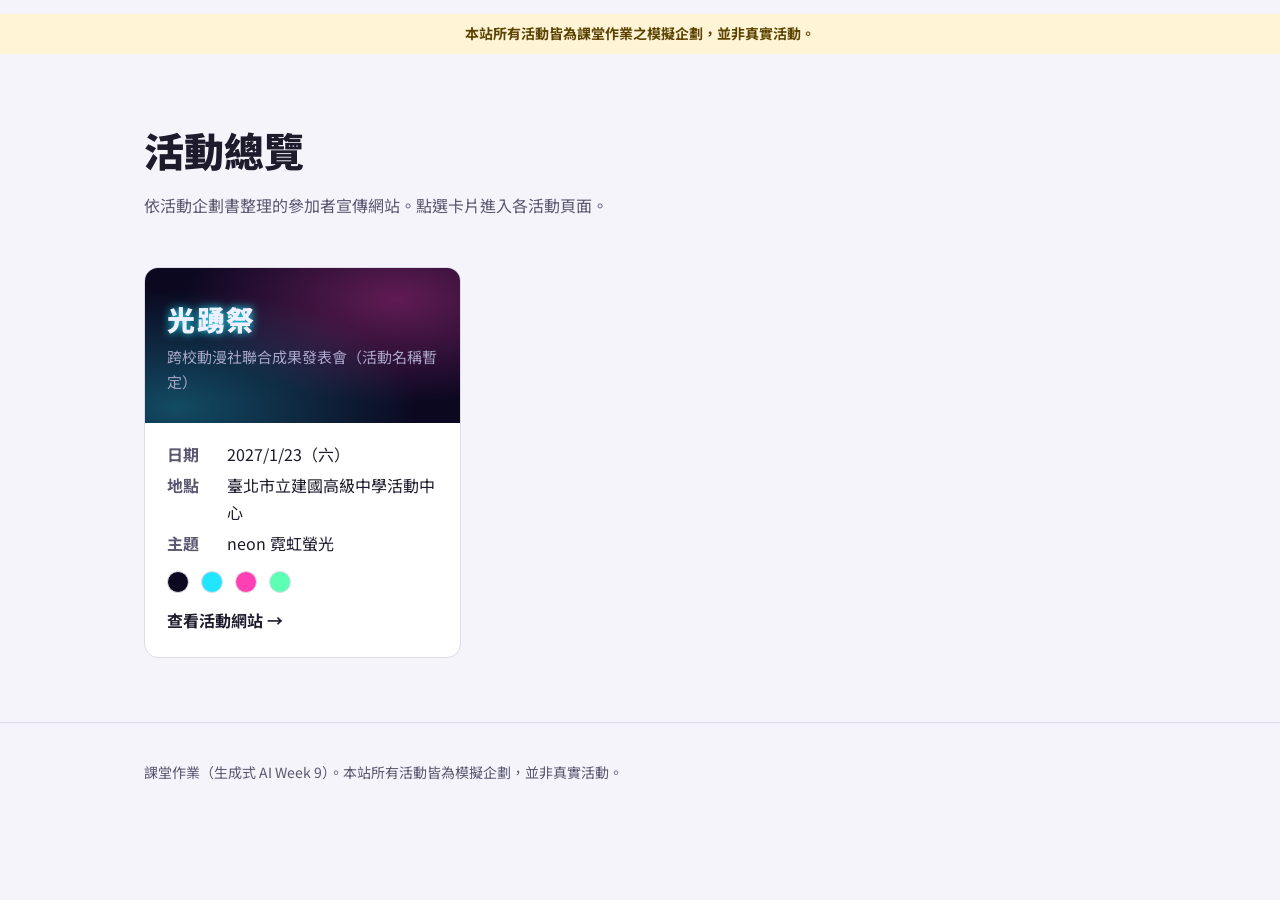
<file: index.html>
<!DOCTYPE html>
<html lang="zh-Hant">
<head>
  <meta charset="UTF-8">
  <meta name="viewport" content="width=device-width, initial-scale=1">
  <link rel="icon" href="data:image/svg+xml,%3Csvg xmlns=%22http://www.w3.org/2000/svg%22 viewBox=%220 0 32 32%22%3E%3Crect width=%2232%22 height=%2232%22 rx=%228%22 fill=%22%230b0820%22/%3E%3Crect x=%2213%22 y=%224%22 width=%226%22 height=%2224%22 rx=%223%22 fill=%22%2322e6ff%22 transform=%22rotate(18 16 16)%22/%3E%3C/svg%3E">
  <title>活動總覽｜動漫社活動宣傳網站</title>
  <meta name="description" content="課堂作業：依活動企劃書產生的活動宣傳網站總覽。">
  <meta property="og:title" content="活動總覽｜動漫社活動宣傳網站">
  <meta property="og:description" content="課堂作業：依活動企劃書產生的活動宣傳網站總覽。">
  <link rel="preconnect" href="https://fonts.googleapis.com">
  <link rel="preconnect" href="https://fonts.gstatic.com" crossorigin>
  <link href="https://fonts.googleapis.com/css2?family=Noto+Sans+TC:wght@400;700;900&display=swap" rel="stylesheet">
  <style>
    :root {
      --bg: #f5f4fa;
      --surface: #ffffff;
      --text: #1d1b2c;
      --muted: #5a5770;
      --border: #dddbe8;
      --notice-bg: #fff4d6;
      --notice-text: #5c4300;
      --radius: 14px;
      --font-body: "Noto Sans TC", "PingFang TC", "Microsoft JhengHei", sans-serif;

      /* 各活動卡片的主題色（取自各活動網站的主題變數） */
      --guangyongji-bg: #0b0820;
      --guangyongji-text: #eef0ff;
      --guangyongji-muted: #a9a6c9;
      --guangyongji-primary: #22e6ff;
      --guangyongji-secondary: #ff3fb4;
      --guangyongji-accent: #5dffb4;
    }
    *, *::before, *::after { box-sizing: border-box; }
    body {
      margin: 0;
      background: var(--bg);
      color: var(--text);
      font-family: var(--font-body);
      line-height: 1.7;
    }
    .notice {
      background: var(--notice-bg);
      color: var(--notice-text);
      text-align: center;
      font-weight: 700;
      font-size: .875rem;
      padding: 8px 16px;
    }
    .container { max-width: 1040px; margin: 0 auto; padding: 0 16px; }
    header { padding: 48px 0 24px; }
    h1 { margin: 0 0 8px; font-size: clamp(1.75rem, 5vw, 2.5rem); font-weight: 900; }
    .intro { margin: 0; color: var(--muted); }
    main { padding-bottom: 64px; }
    .event-list {
      list-style: none;
      margin: 24px 0 0;
      padding: 0;
      display: grid;
      gap: 20px;
    }
    .event-card {
      display: block;
      height: 100%;
      border-radius: var(--radius);
      overflow: hidden;
      text-decoration: none;
      border: 1px solid var(--border);
      background: var(--surface);
      color: var(--text);
      transition: transform .15s ease, box-shadow .15s ease;
    }
    .event-card:hover { box-shadow: 0 10px 28px rgba(29, 27, 44, .14); }
    .event-card:focus-visible { outline: 3px solid var(--text); outline-offset: 3px; }
    .event-card-visual {
      padding: 28px 22px;
      min-height: 150px;
      display: flex;
      flex-direction: column;
      justify-content: flex-end;
    }
    .event-card-name { margin: 0; font-size: 1.75rem; font-weight: 900; letter-spacing: .06em; }
    .event-card-sub { margin: 0; font-size: .9375rem; }
    .event-card-body { padding: 18px 22px 22px; }
    .event-card-body dl { margin: 0; display: grid; gap: 4px; }
    .event-card-body div { display: flex; gap: 12px; }
    .event-card-body dt { flex: none; min-width: 3em; color: var(--muted); font-weight: 700; }
    .event-card-body dd { margin: 0; }
    .event-card-swatches { display: flex; gap: 6px; margin-top: 14px; }
    .event-card-swatches span { width: 22px; height: 22px; border-radius: 50%; border: 1px solid var(--border); }
    .event-card-more { margin: 14px 0 0; font-weight: 700; }

    .theme-guangyongji .event-card-visual {
      background:
        radial-gradient(ellipse at 80% 20%, rgba(255, 63, 180, .35), transparent 60%),
        radial-gradient(ellipse at 10% 90%, rgba(34, 230, 255, .3), transparent 60%),
        var(--guangyongji-bg);
      color: var(--guangyongji-text);
    }
    .theme-guangyongji .event-card-name { text-shadow: 0 0 8px var(--guangyongji-primary); }
    .theme-guangyongji .event-card-sub { color: var(--guangyongji-muted); }
    .swatch-guangyongji-bg { background: var(--guangyongji-bg); }
    .swatch-guangyongji-primary { background: var(--guangyongji-primary); }
    .swatch-guangyongji-secondary { background: var(--guangyongji-secondary); }
    .swatch-guangyongji-accent { background: var(--guangyongji-accent); }

    footer { border-top: 1px solid var(--border); padding: 24px 0 40px; color: var(--muted); font-size: .875rem; }

    @media (min-width: 640px) {
      .container { padding: 0 24px; }
      .event-list { grid-template-columns: repeat(2, 1fr); }
    }
    @media (min-width: 1024px) {
      .event-list { grid-template-columns: repeat(3, 1fr); }
    }
    @media (prefers-reduced-motion: no-preference) {
      .event-card:hover { transform: translateY(-3px); }
    }
  </style>
</head>
<body>
  <p class="notice">本站所有活動皆為課堂作業之模擬企劃，並非真實活動。</p>
  <header>
    <div class="container">
      <h1>活動總覽</h1>
      <p class="intro">依活動企劃書整理的參加者宣傳網站。點選卡片進入各活動頁面。</p>
    </div>
  </header>
  <main>
    <div class="container">
      <ul class="event-list">
        <li>
          <a class="event-card theme-guangyongji" href="events/guangyongji-2027/index.html">
            <div class="event-card-visual">
              <p class="event-card-name">光踴祭</p>
              <p class="event-card-sub">跨校動漫社聯合成果發表會（活動名稱暫定）</p>
            </div>
            <div class="event-card-body">
              <dl>
                <div><dt>日期</dt><dd>2027/1/23（六）</dd></div>
                <div><dt>地點</dt><dd>臺北市立建國高級中學活動中心</dd></div>
                <div><dt>主題</dt><dd>neon 霓虹螢光</dd></div>
              </dl>
              <div class="event-card-swatches" aria-hidden="true">
                <span class="swatch-guangyongji-bg"></span>
                <span class="swatch-guangyongji-primary"></span>
                <span class="swatch-guangyongji-secondary"></span>
                <span class="swatch-guangyongji-accent"></span>
              </div>
              <p class="event-card-more">查看活動網站 →</p>
            </div>
          </a>
        </li>
      </ul>
    </div>
  </main>
  <footer>
    <div class="container">
      <p>課堂作業（生成式 AI Week 9）。本站所有活動皆為模擬企劃，並非真實活動。</p>
    </div>
  </footer>
</body>
</html>
</file>
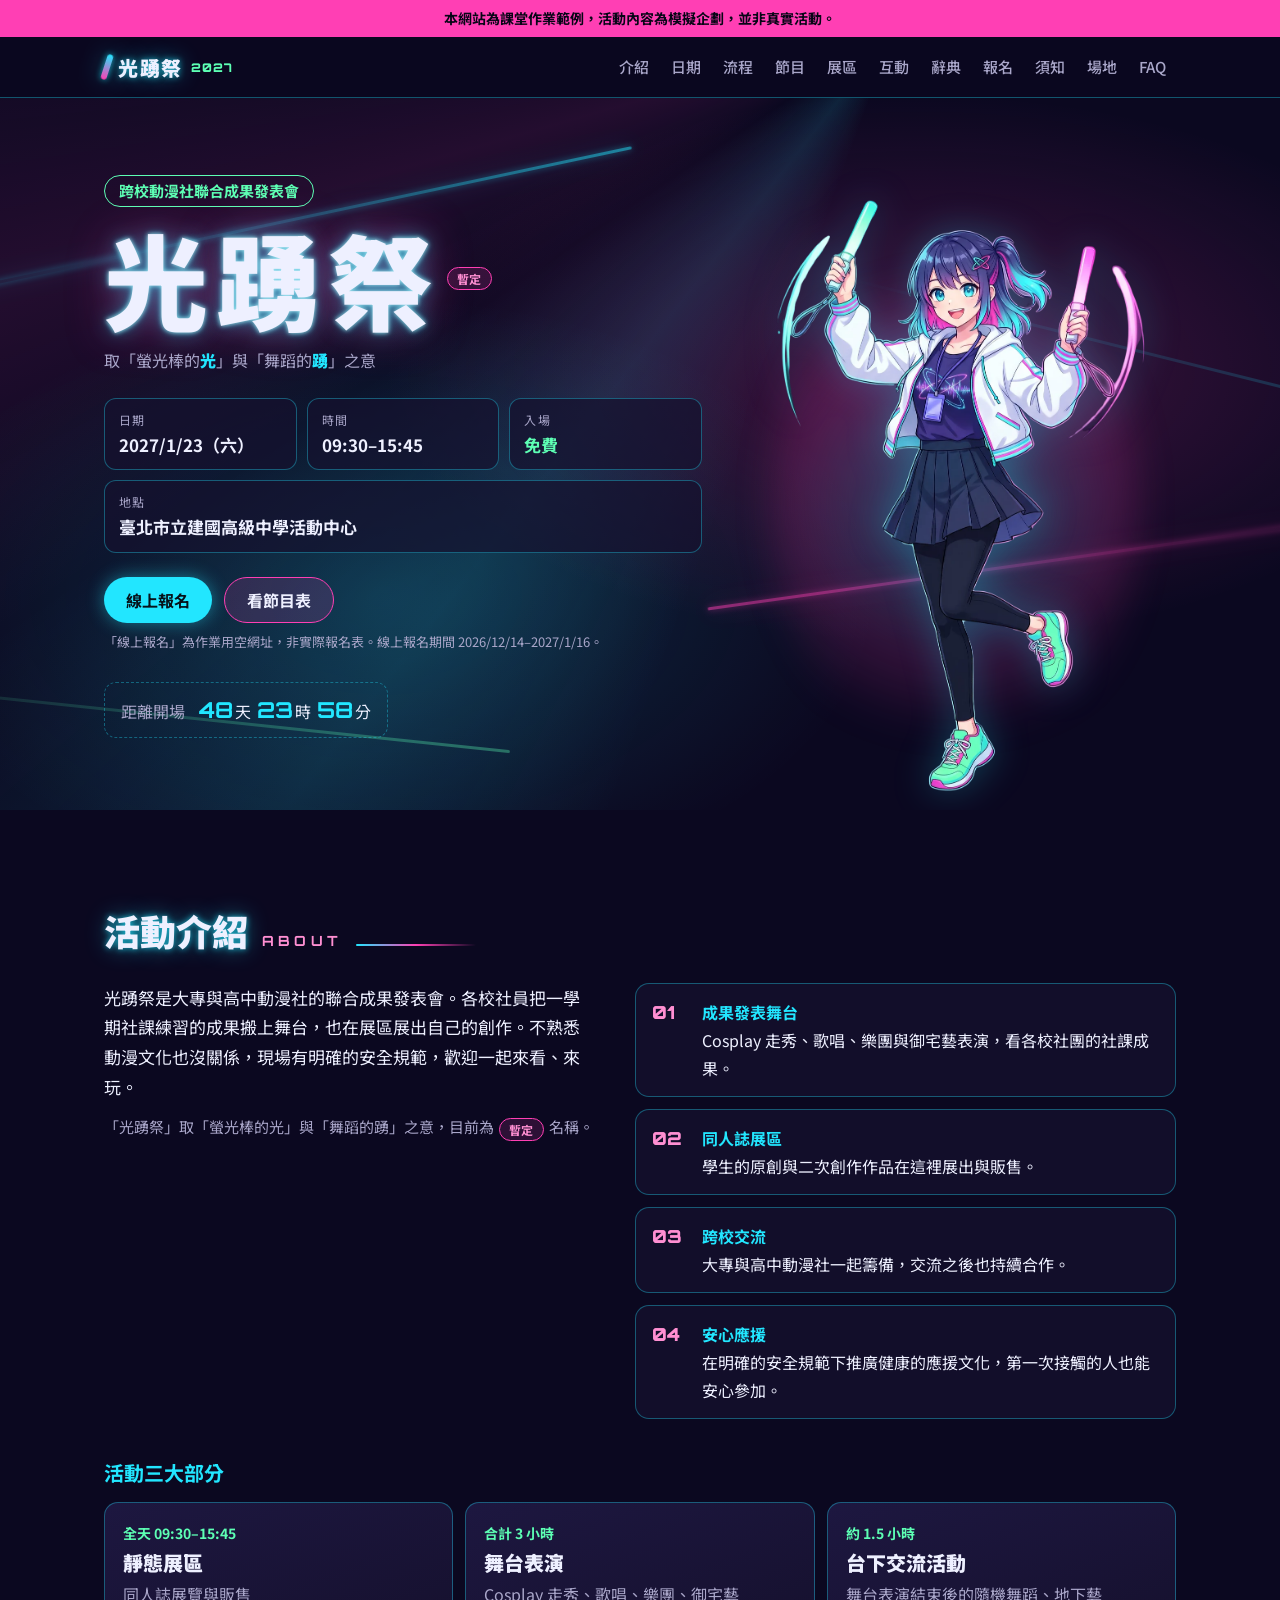
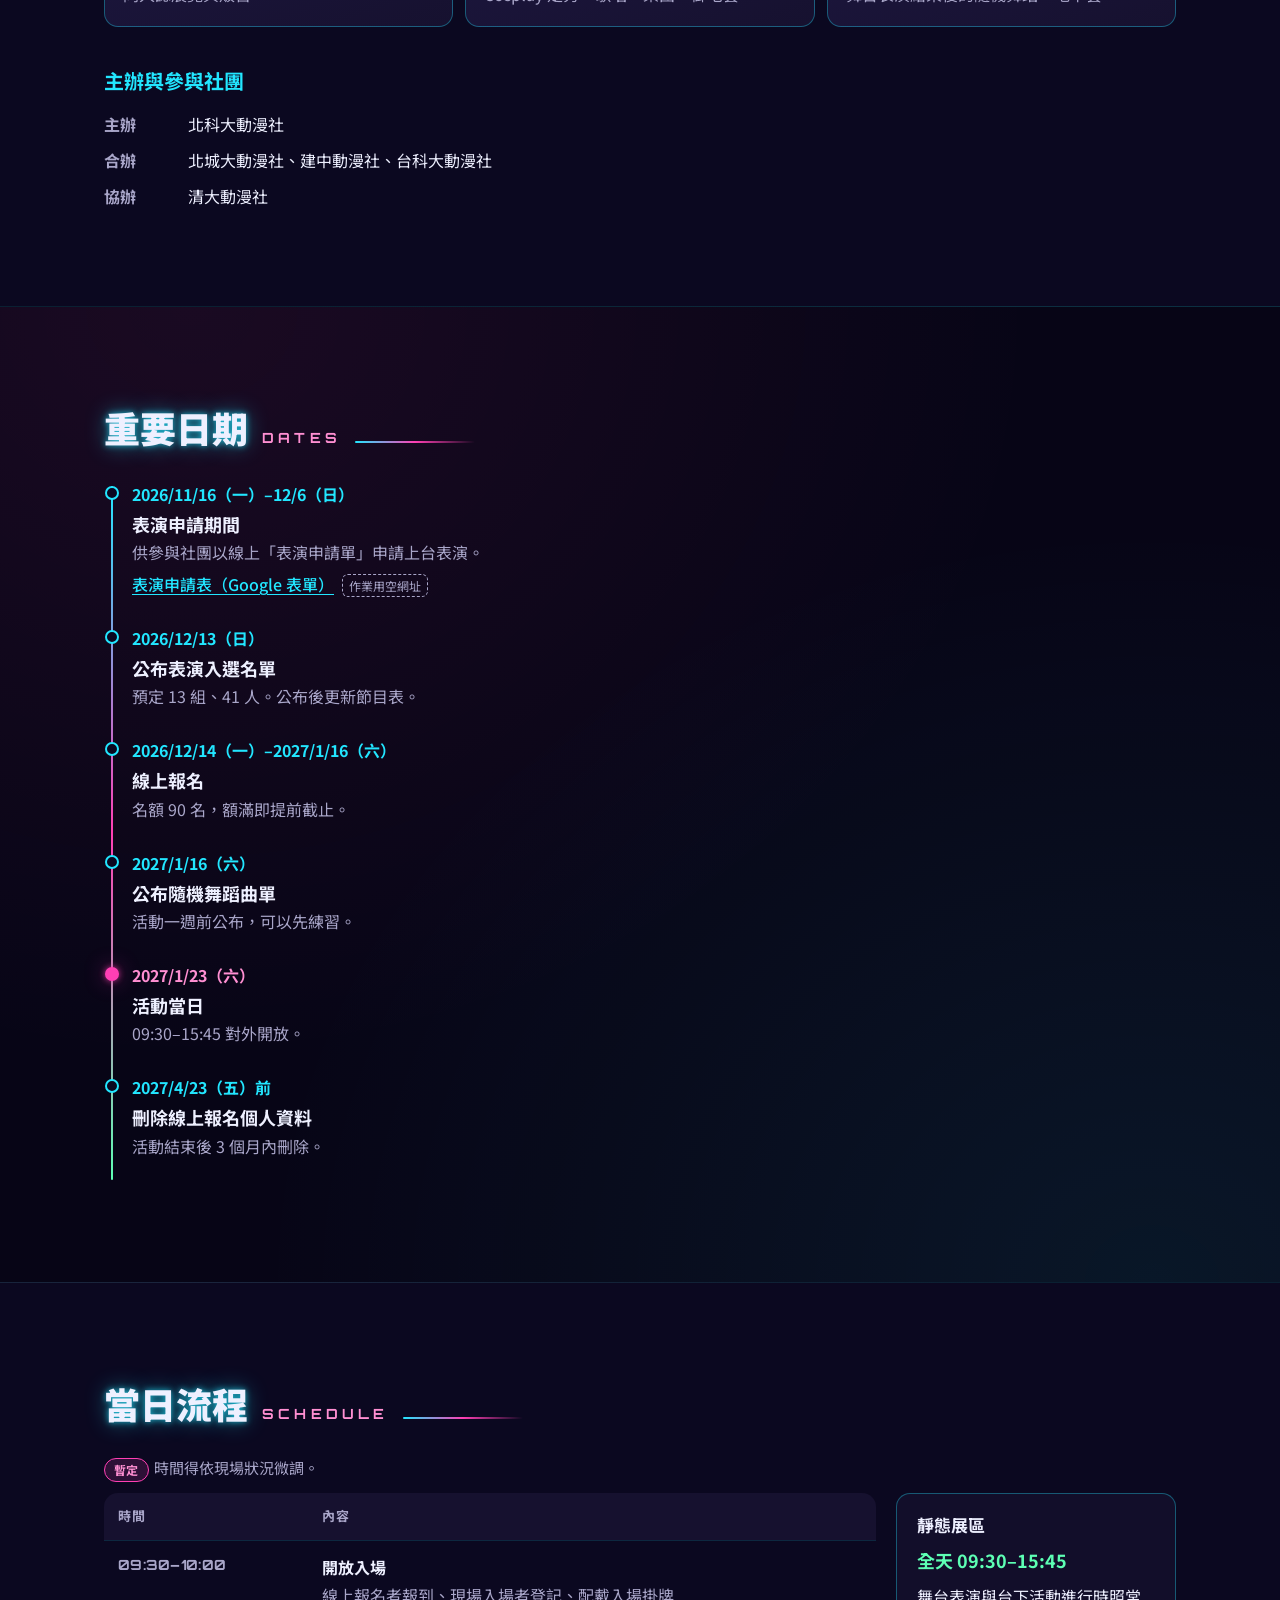
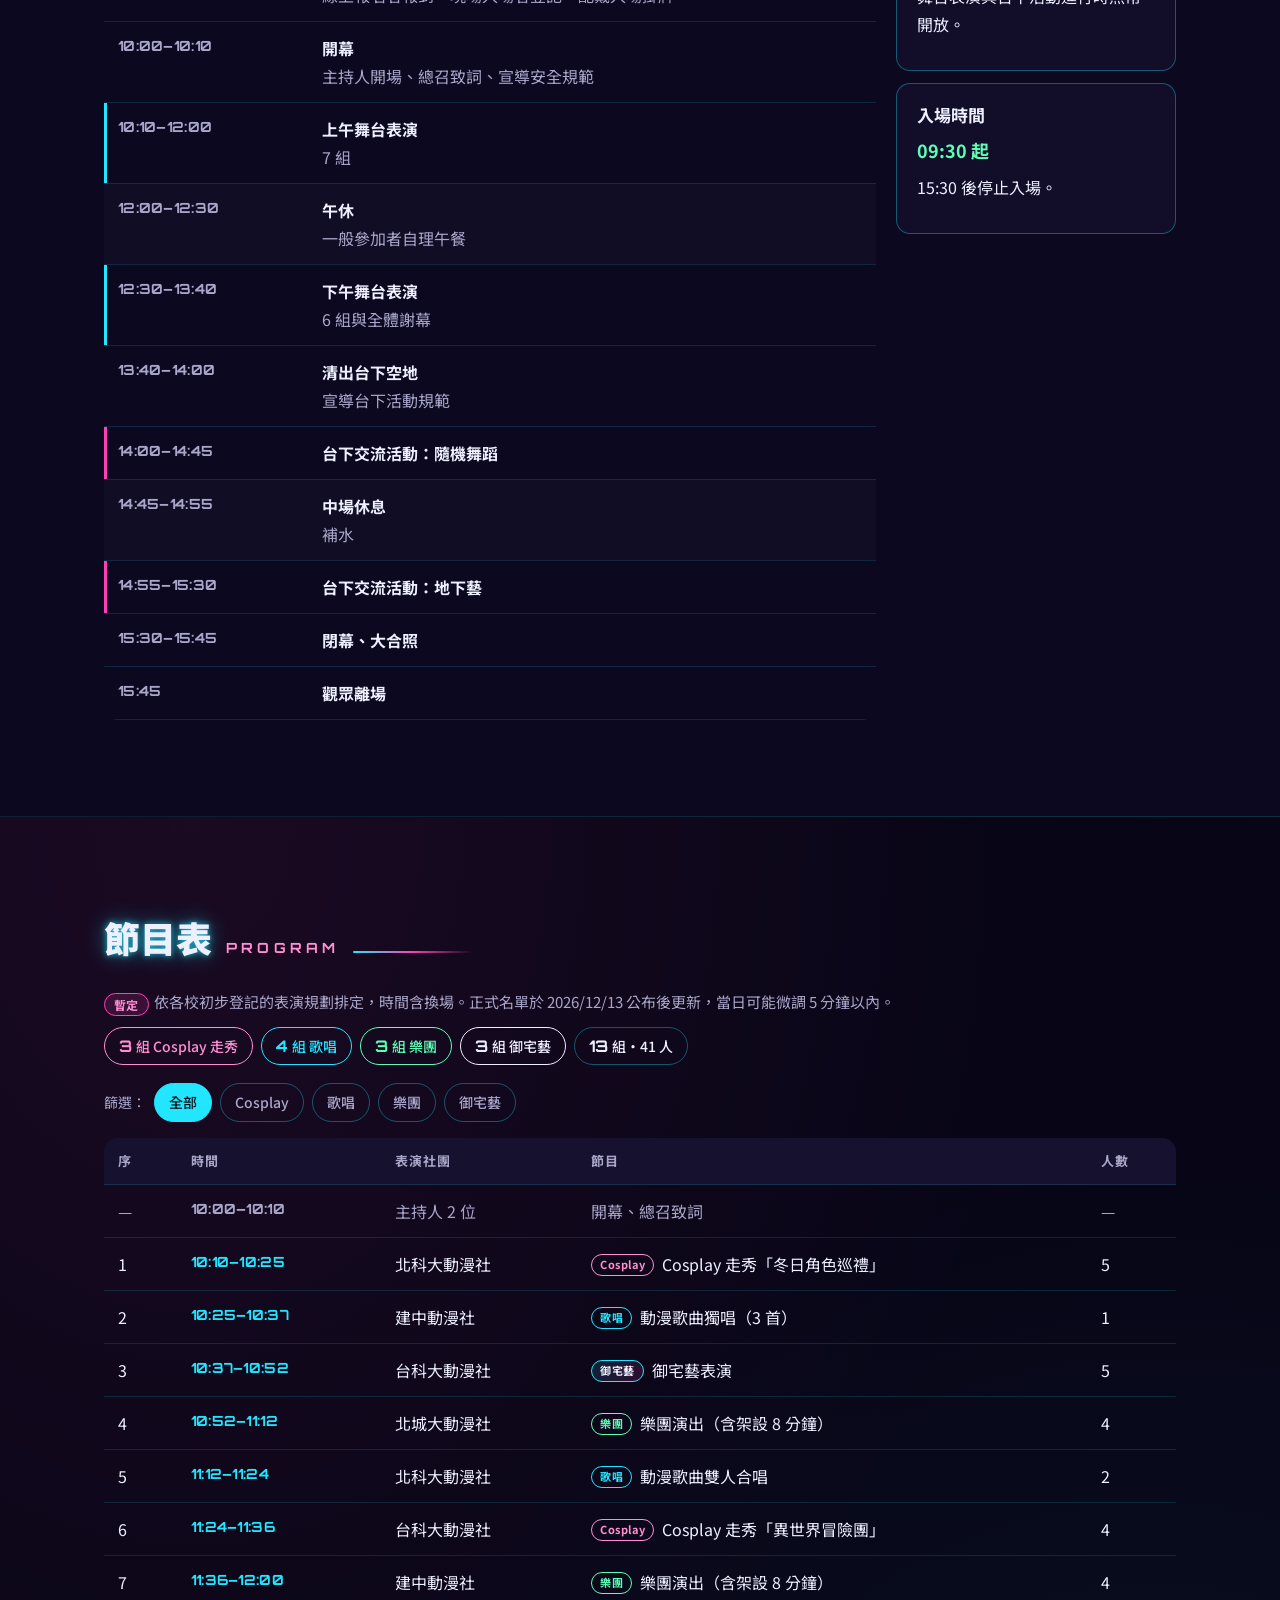
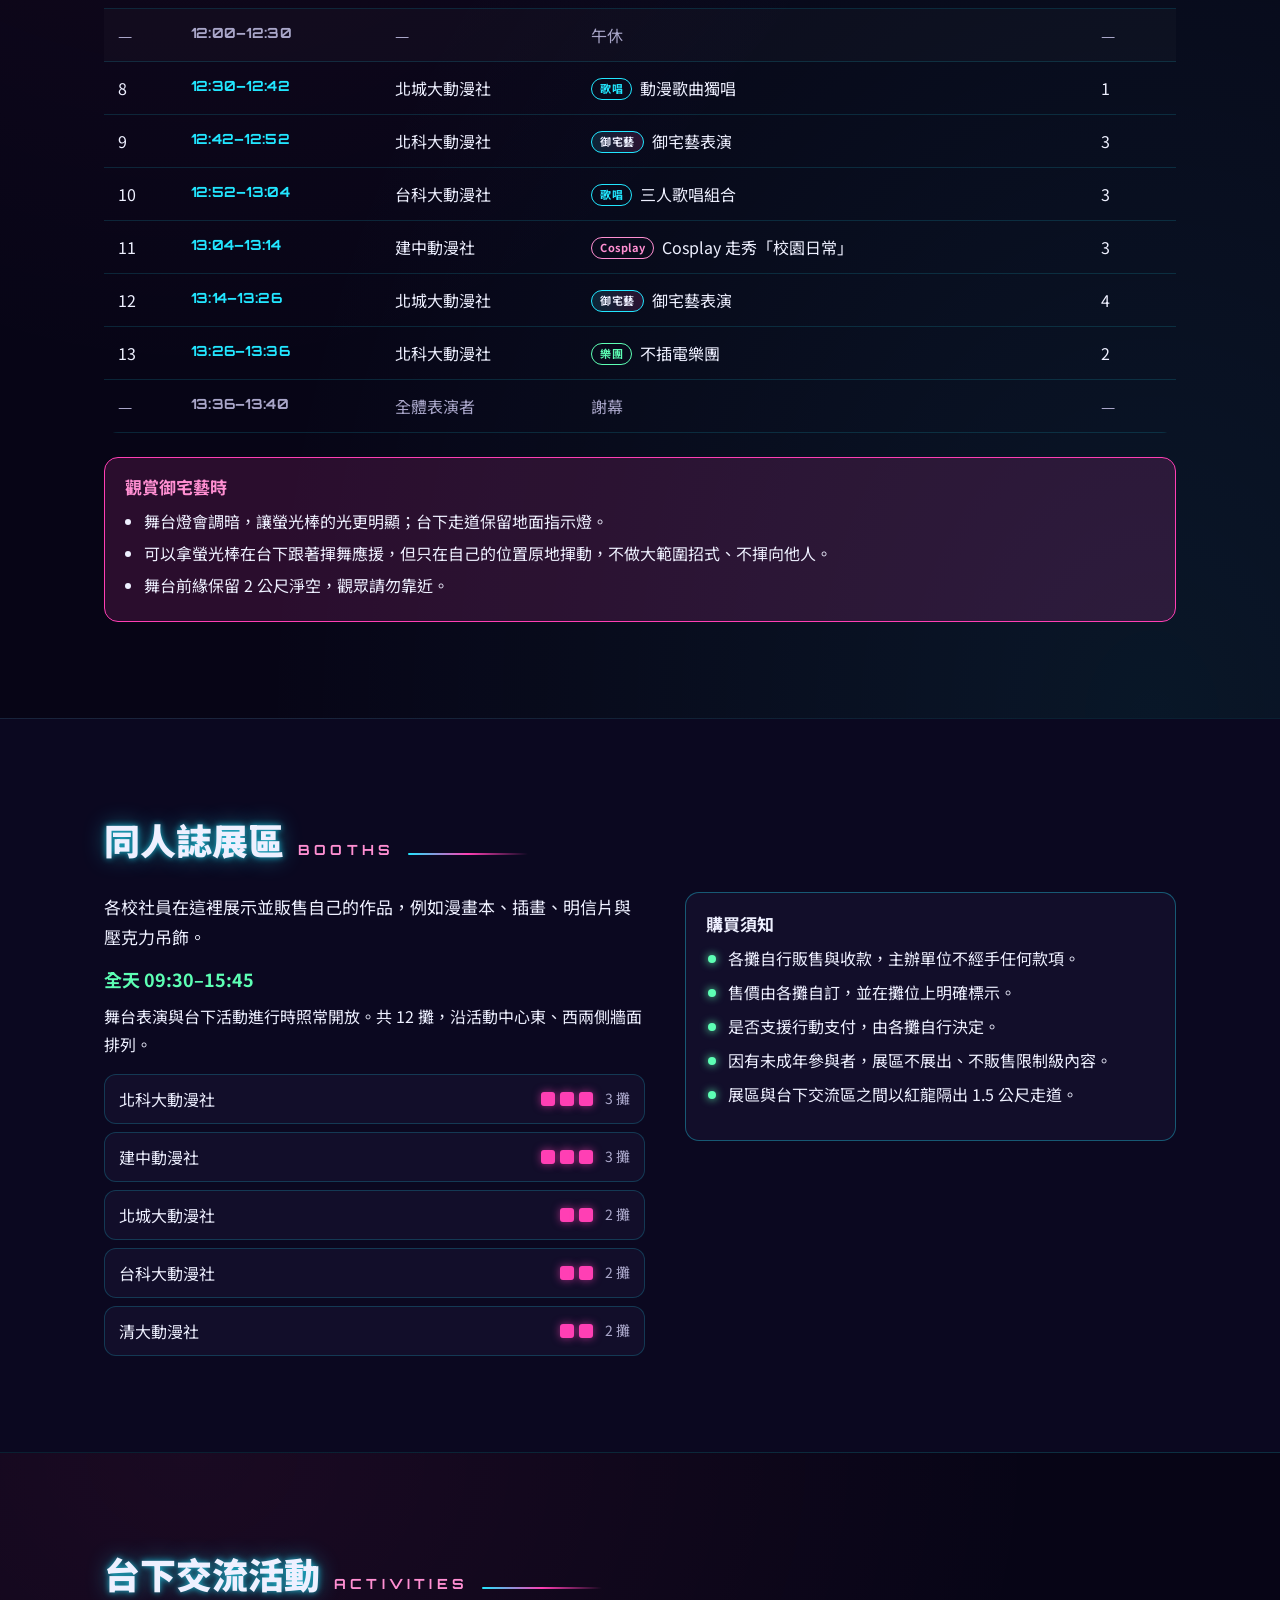
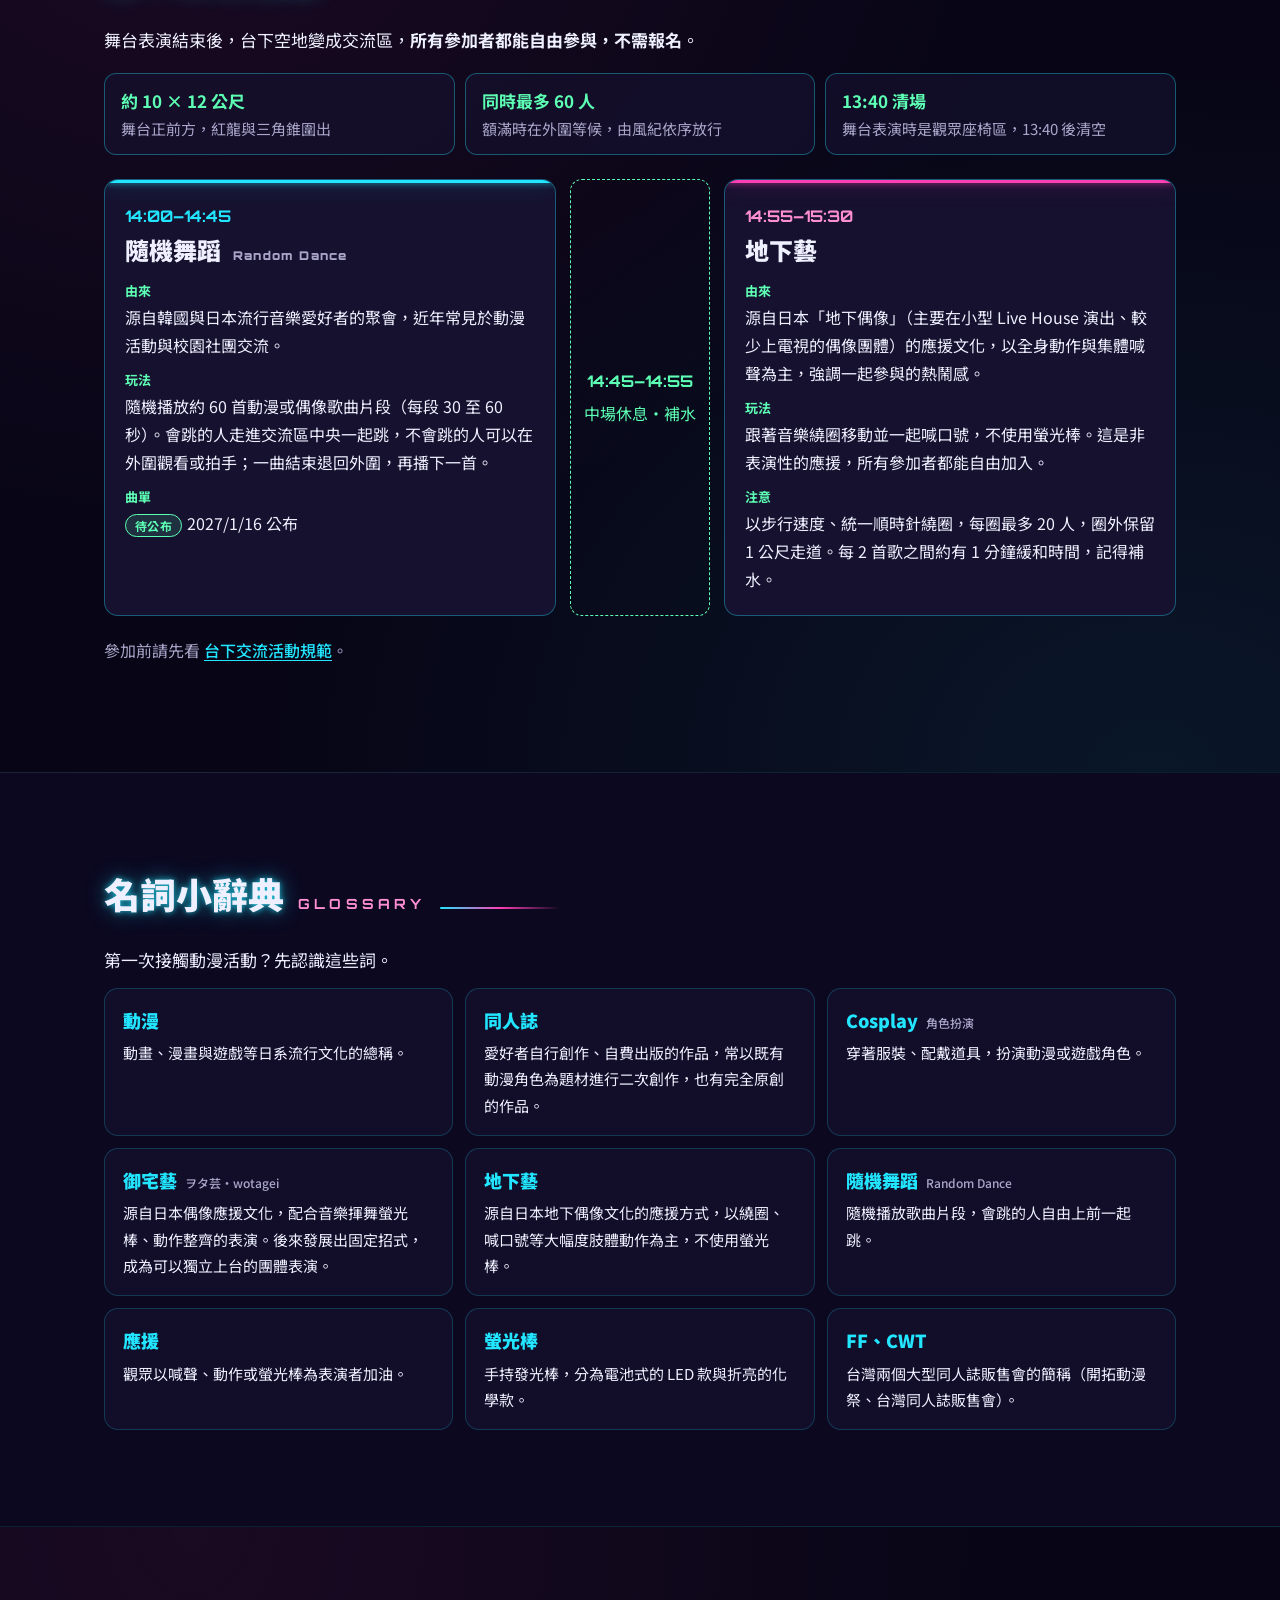
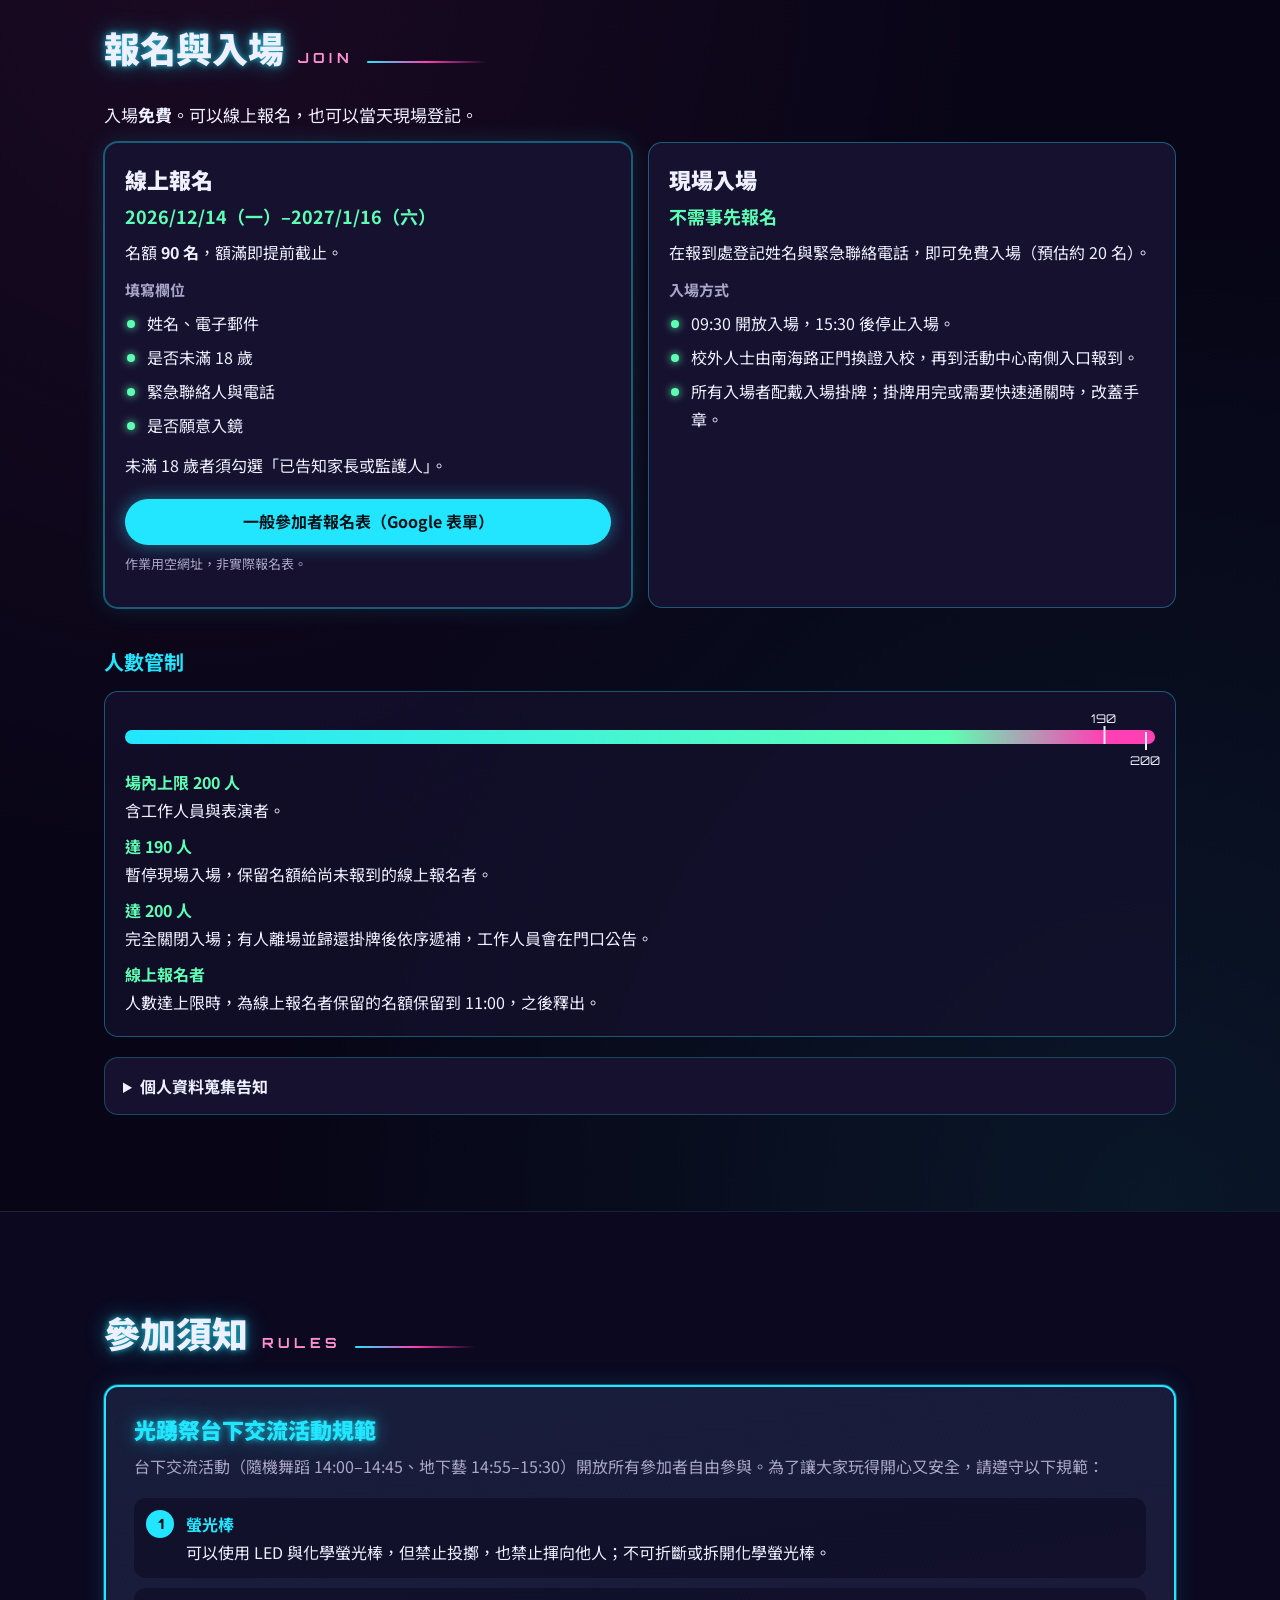
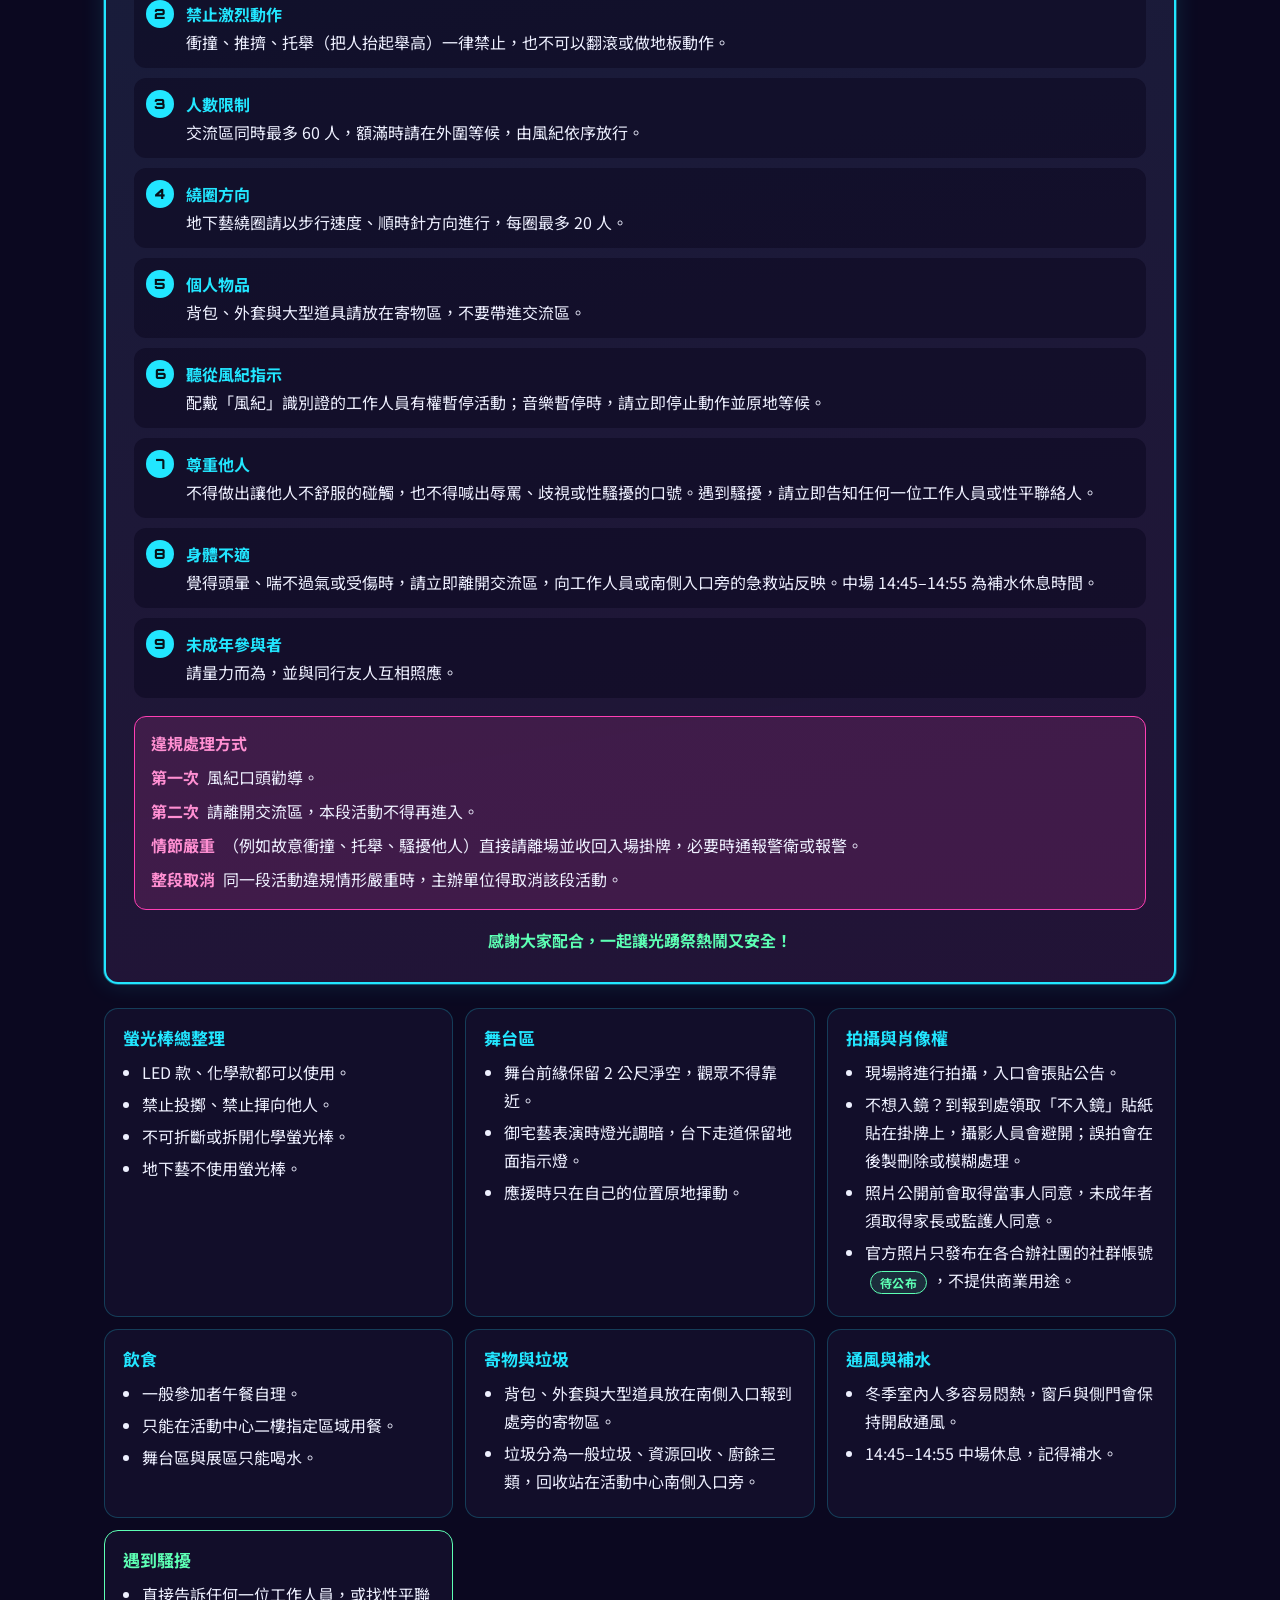
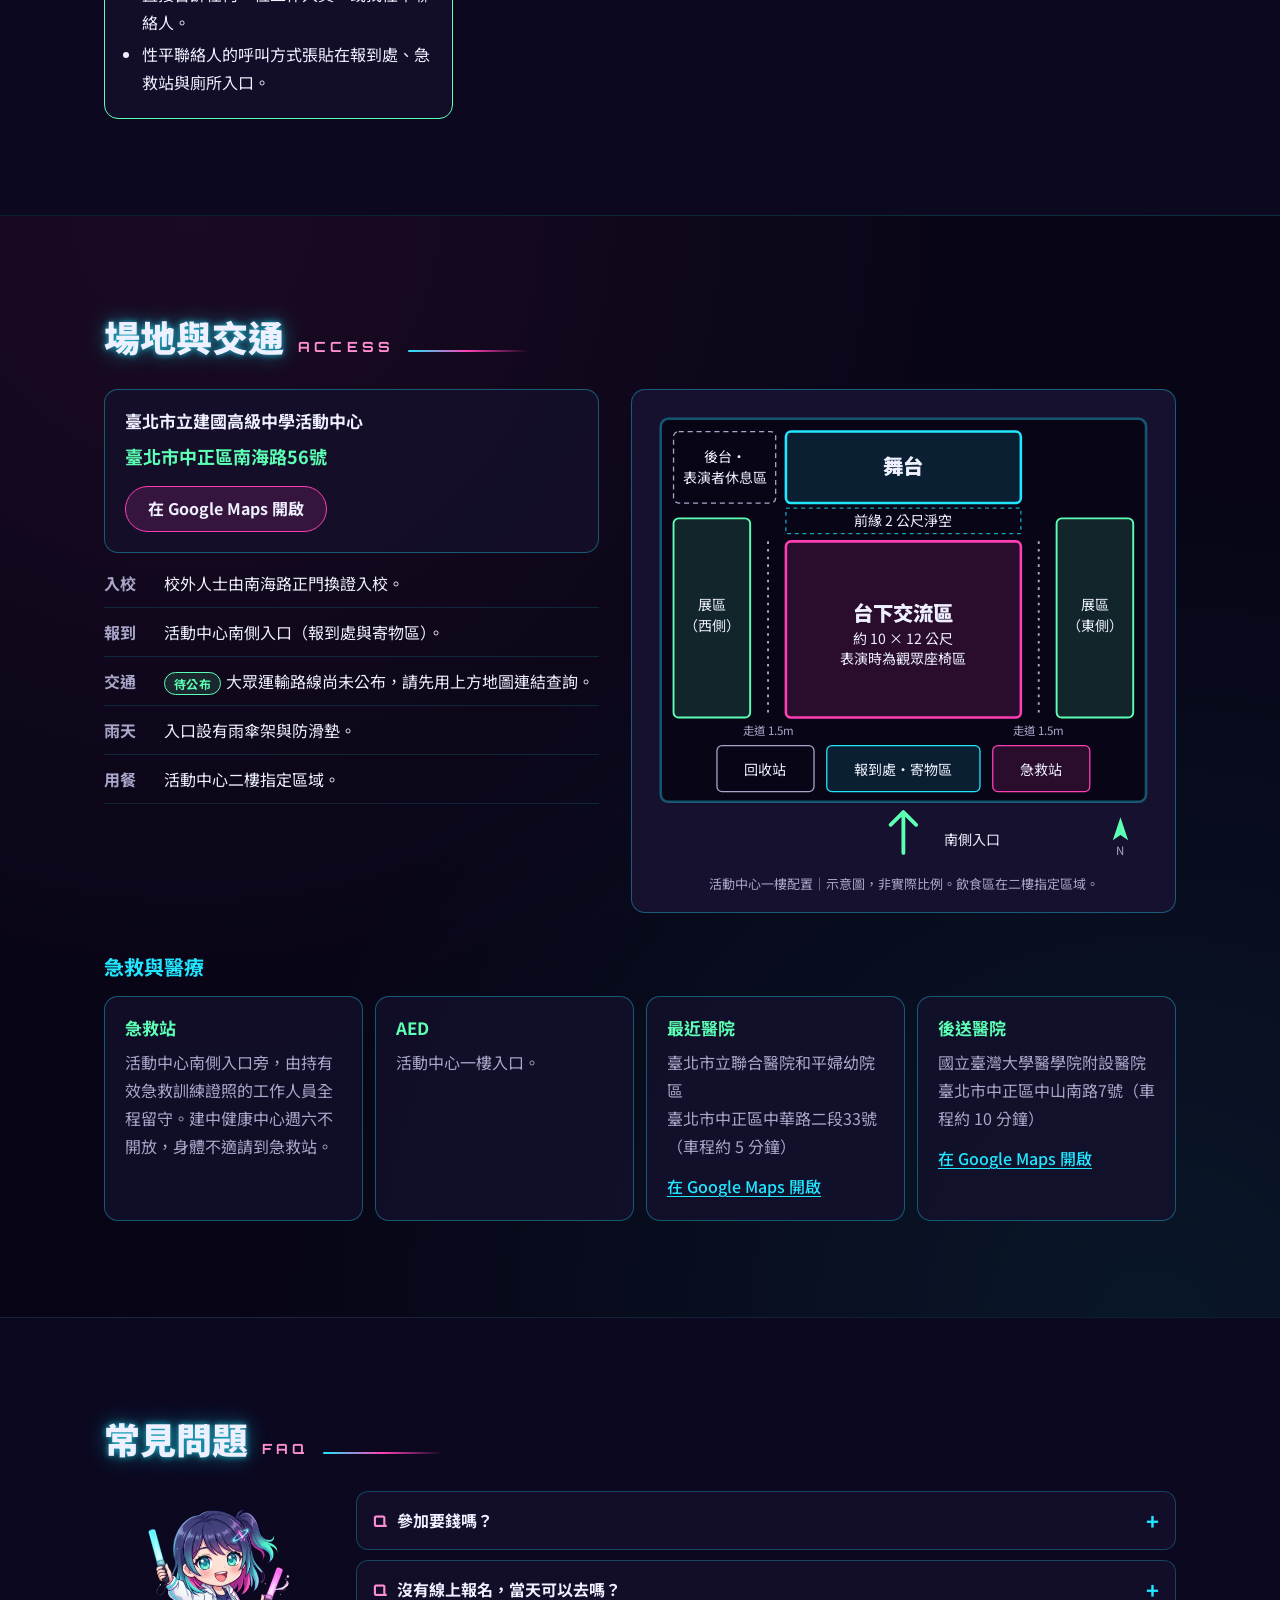
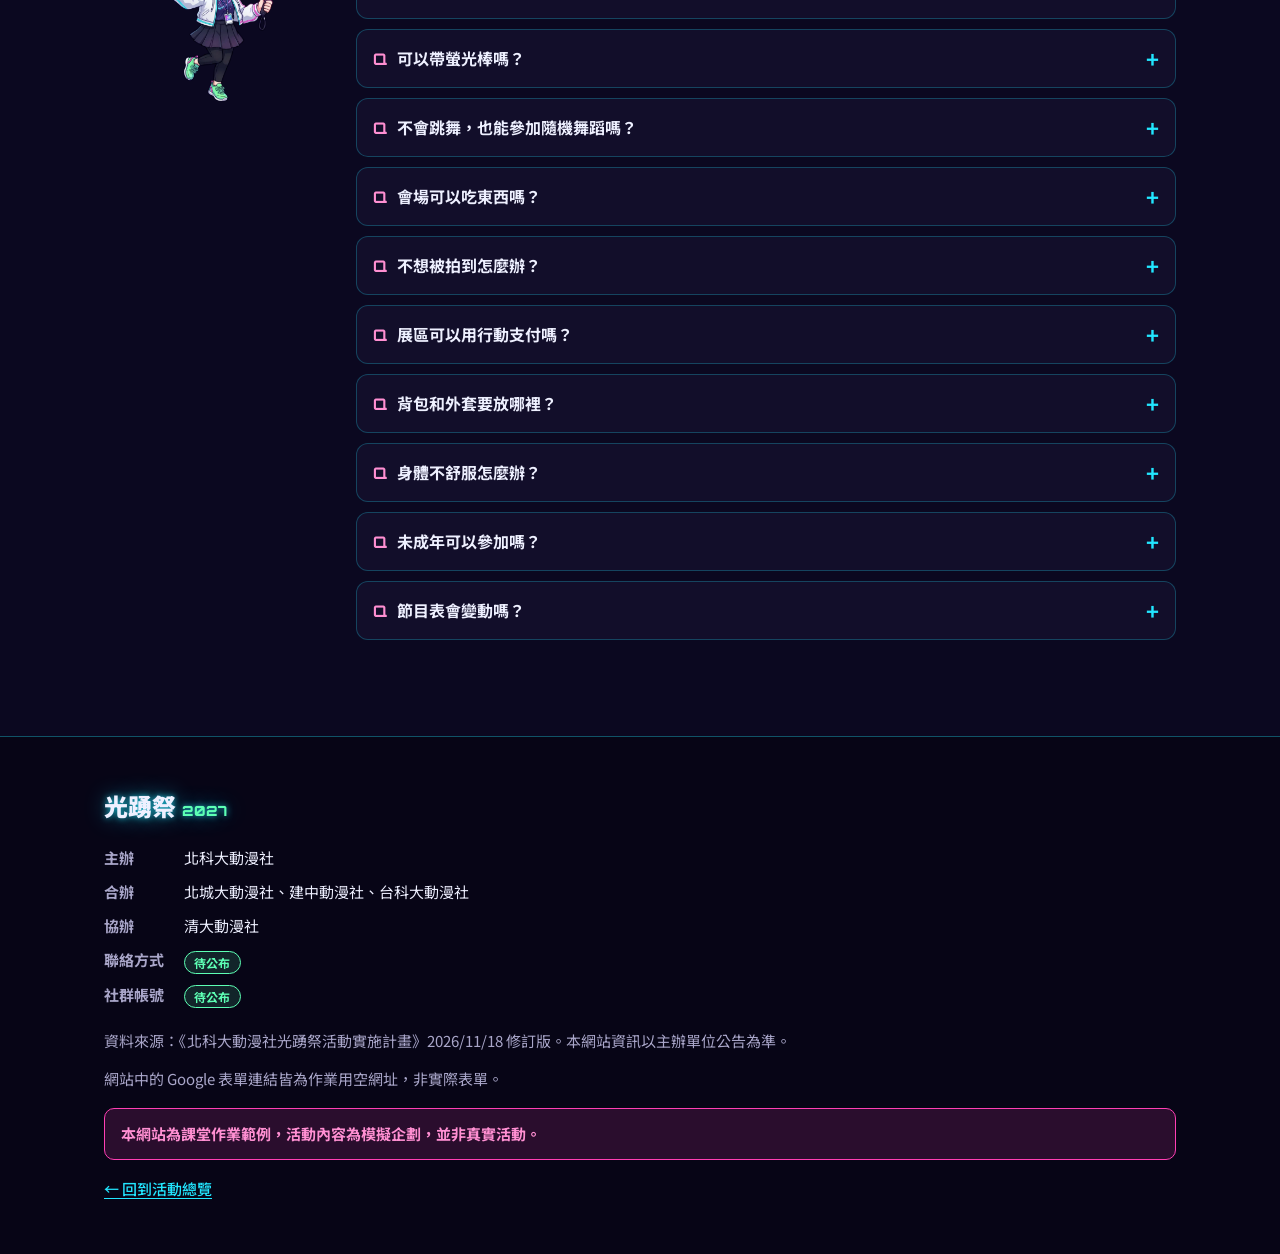
<file: events/guangyongji-2027/index.html>
<!DOCTYPE html>
<html lang="zh-Hant">
<head>
  <meta charset="UTF-8">
  <meta name="viewport" content="width=device-width, initial-scale=1">
  <link rel="icon" href="data:image/svg+xml,%3Csvg xmlns=%22http://www.w3.org/2000/svg%22 viewBox=%220 0 32 32%22%3E%3Crect width=%2232%22 height=%2232%22 rx=%228%22 fill=%22%230b0820%22/%3E%3Crect x=%2213%22 y=%224%22 width=%226%22 height=%2224%22 rx=%223%22 fill=%22%2322e6ff%22 transform=%22rotate(18 16 16)%22/%3E%3C/svg%3E">
  <title>光踴祭｜跨校動漫社聯合成果發表會</title>
  <meta name="description" content="光踴祭——跨校動漫社聯合成果發表會。2027/1/23（六）09:30–15:45 於臺北市立建國高級中學活動中心，免費入場：舞台表演、同人誌展區、隨機舞蹈與地下藝。（課堂作業模擬企劃）">
  <meta property="og:type" content="website">
  <meta property="og:title" content="光踴祭｜跨校動漫社聯合成果發表會">
  <meta property="og:description" content="2027/1/23（六）09:30–15:45，臺北市立建國高級中學活動中心，免費入場。本網站為課堂作業範例，活動內容為模擬企劃。">
  <meta name="theme-color" content="#0b0820">
  <link rel="preconnect" href="https://fonts.googleapis.com">
  <link rel="preconnect" href="https://fonts.gstatic.com" crossorigin>
  <link href="https://fonts.googleapis.com/css2?family=Noto+Sans+TC:wght@400;500;700;900&family=Orbitron:wght@700;900&display=swap" rel="stylesheet">
  <link rel="stylesheet" href="style.css">
</head>
<body>
  <a class="skip-link" href="#main">跳到主要內容</a>

  <div class="disclaimer-bar" role="note">
    本網站為課堂作業範例，活動內容為模擬企劃，並非真實活動。
  </div>

  <header class="site-header">
    <div class="header-inner">
      <a class="site-logo" href="#hero" aria-label="光踴祭 回到頂端">
        <span class="logo-mark" aria-hidden="true"></span>
        <span class="logo-text">光踴祭</span>
        <span class="logo-year">2027</span>
      </a>
      <button class="nav-toggle" type="button" aria-expanded="false" aria-controls="site-nav">
        <span class="nav-toggle-bar" aria-hidden="true"></span>
        <span class="visually-hidden">開啟選單</span>
      </button>
      <nav id="site-nav" class="site-nav" aria-label="頁面導覽">
        <ul class="nav-list">
          <li><a href="#about">介紹</a></li>
          <li><a href="#dates">日期</a></li>
          <li><a href="#schedule">流程</a></li>
          <li><a href="#program">節目</a></li>
          <li><a href="#booths">展區</a></li>
          <li><a href="#activities">互動</a></li>
          <li><a href="#glossary">辭典</a></li>
          <li><a href="#join">報名</a></li>
          <li><a href="#rules">須知</a></li>
          <li><a href="#access">場地</a></li>
          <li><a href="#faq">FAQ</a></li>
        </ul>
      </nav>
    </div>
  </header>

  <main id="main">

    <!-- 1. 主視覺 -->
    <section id="hero" class="hero" aria-labelledby="hero-title">
      <div class="hero-light-trails" aria-hidden="true">
        <span class="trail trail-1"></span>
        <span class="trail trail-2"></span>
        <span class="trail trail-3"></span>
        <span class="trail trail-4"></span>
      </div>
      <div class="hero-inner">
        <div class="hero-text">
          <p class="hero-kicker">跨校動漫社聯合成果發表會</p>
          <h1 id="hero-title" class="hero-title">
            <span class="hero-title-main">光踴祭</span>
            <span class="status-tag status-tentative">暫定</span>
          </h1>
          <p class="hero-origin">取「螢光棒的<strong>光</strong>」與「舞蹈的<strong>踴</strong>」之意</p>

          <dl class="hero-facts">
            <div class="fact">
              <dt>日期</dt>
              <dd>2027/1/23（六）</dd>
            </div>
            <div class="fact">
              <dt>時間</dt>
              <dd>09:30–15:45</dd>
            </div>
            <div class="fact fact-wide">
              <dt>地點</dt>
              <dd>臺北市立建國高級中學活動中心</dd>
            </div>
            <div class="fact">
              <dt>入場</dt>
              <dd class="fact-free">免費</dd>
            </div>
          </dl>

          <div class="hero-actions">
            <a class="button button-primary" href="https://docs.google.com/forms/" target="_blank" rel="noopener">線上報名</a>
            <a class="button button-ghost" href="#program">看節目表</a>
          </div>
          <p class="link-note">「線上報名」為作業用空網址，非實際報名表。線上報名期間 2026/12/14–2027/1/16。</p>

          <div class="countdown" id="countdown" hidden aria-live="off">
            <span class="countdown-label">距離開場</span>
            <span class="countdown-value"><b data-unit="days">--</b>天 <b data-unit="hours">--</b>時 <b data-unit="minutes">--</b>分</span>
          </div>
        </div>

        <div class="hero-mascot">
          <div class="mascot-glow" aria-hidden="true"></div>
          <picture>
            <source srcset="assets/mascot.webp" type="image/webp">
            <img class="mascot-image" src="assets/mascot.png" width="1073" height="1600" alt="光踴祭看板娘">
          </picture>
        </div>
      </div>
    </section>

    <!-- 2. 活動介紹 -->
    <section id="about" class="section" aria-labelledby="about-title">
      <div class="container">
        <h2 id="about-title" class="section-title"><span class="title-zh">活動介紹</span><span class="title-en">ABOUT</span></h2>

        <div class="about-grid">
          <div class="about-lead">
            <p class="lead">光踴祭是大專與高中動漫社的聯合成果發表會。各校社員把一學期社課練習的成果搬上舞台，也在展區展出自己的創作。不熟悉動漫文化也沒關係，現場有明確的安全規範，歡迎一起來看、來玩。</p>
            <p class="muted-note">「光踴祭」取「螢光棒的光」與「舞蹈的踴」之意，目前為<span class="status-tag status-tentative">暫定</span>名稱。</p>
          </div>

          <ol class="purpose-list">
            <li><span class="purpose-icon" aria-hidden="true">01</span><p><strong>成果發表舞台</strong>Cosplay 走秀、歌唱、樂團與御宅藝表演，看各校社團的社課成果。</p></li>
            <li><span class="purpose-icon" aria-hidden="true">02</span><p><strong>同人誌展區</strong>學生的原創與二次創作作品在這裡展出與販售。</p></li>
            <li><span class="purpose-icon" aria-hidden="true">03</span><p><strong>跨校交流</strong>大專與高中動漫社一起籌備，交流之後也持續合作。</p></li>
            <li><span class="purpose-icon" aria-hidden="true">04</span><p><strong>安心應援</strong>在明確的安全規範下推廣健康的應援文化，第一次接觸的人也能安心參加。</p></li>
          </ol>
        </div>

        <h3 class="sub-title">活動三大部分</h3>
        <div class="part-grid">
          <div class="part-card">
            <p class="part-time">全天 09:30–15:45</p>
            <h4>靜態展區</h4>
            <p>同人誌展覽與販售</p>
          </div>
          <div class="part-card">
            <p class="part-time">合計 3 小時</p>
            <h4>舞台表演</h4>
            <p>Cosplay 走秀、歌唱、樂團、御宅藝</p>
          </div>
          <div class="part-card">
            <p class="part-time">約 1.5 小時</p>
            <h4>台下交流活動</h4>
            <p>舞台表演結束後的隨機舞蹈、地下藝</p>
          </div>
        </div>

        <h3 class="sub-title">主辦與參與社團</h3>
        <dl class="organizer-list">
          <div><dt>主辦</dt><dd>北科大動漫社</dd></div>
          <div><dt>合辦</dt><dd>北城大動漫社、建中動漫社、台科大動漫社</dd></div>
          <div><dt>協辦</dt><dd>清大動漫社</dd></div>
        </dl>
      </div>
    </section>

    <!-- 3. 重要日期 -->
    <section id="dates" class="section section-alt" aria-labelledby="dates-title">
      <div class="container">
        <h2 id="dates-title" class="section-title"><span class="title-zh">重要日期</span><span class="title-en">DATES</span></h2>

        <ol class="timeline">
          <li class="timeline-item">
            <p class="timeline-date">2026/11/16（一）–12/6（日）</p>
            <div class="timeline-body">
              <h3>表演申請期間</h3>
              <p>供參與社團以線上「表演申請單」申請上台表演。</p>
              <p><a class="text-link" href="https://docs.google.com/forms/" target="_blank" rel="noopener">表演申請表（Google 表單）</a> <span class="link-note-inline">作業用空網址</span></p>
            </div>
          </li>
          <li class="timeline-item">
            <p class="timeline-date">2026/12/13（日）</p>
            <div class="timeline-body">
              <h3>公布表演入選名單</h3>
              <p>預定 13 組、41 人。公布後更新節目表。</p>
            </div>
          </li>
          <li class="timeline-item">
            <p class="timeline-date">2026/12/14（一）–2027/1/16（六）</p>
            <div class="timeline-body">
              <h3>線上報名</h3>
              <p>名額 90 名，額滿即提前截止。</p>
            </div>
          </li>
          <li class="timeline-item">
            <p class="timeline-date">2027/1/16（六）</p>
            <div class="timeline-body">
              <h3>公布隨機舞蹈曲單</h3>
              <p>活動一週前公布，可以先練習。</p>
            </div>
          </li>
          <li class="timeline-item timeline-item-main">
            <p class="timeline-date">2027/1/23（六）</p>
            <div class="timeline-body">
              <h3>活動當日</h3>
              <p>09:30–15:45 對外開放。</p>
            </div>
          </li>
          <li class="timeline-item">
            <p class="timeline-date">2027/4/23（五）前</p>
            <div class="timeline-body">
              <h3>刪除線上報名個人資料</h3>
              <p>活動結束後 3 個月內刪除。</p>
            </div>
          </li>
        </ol>
      </div>
    </section>

    <!-- 4. 當日流程 -->
    <section id="schedule" class="section" aria-labelledby="schedule-title">
      <div class="container">
        <h2 id="schedule-title" class="section-title"><span class="title-zh">當日流程</span><span class="title-en">SCHEDULE</span></h2>
        <p class="status-note"><span class="status-tag status-tentative">暫定</span>時間得依現場狀況微調。</p>

        <div class="schedule-layout">
          <div class="table-wrap">
            <table class="schedule-table">
              <caption class="visually-hidden">2027/1/23（六）對外開放時段流程</caption>
              <thead>
                <tr><th scope="col">時間</th><th scope="col">內容</th></tr>
              </thead>
              <tbody>
                <tr data-start="09:30" data-end="10:00"><td class="time-cell">09:30–10:00</td><td><strong>開放入場</strong>線上報名者報到、現場入場者登記、配戴入場掛牌</td></tr>
                <tr data-start="10:00" data-end="10:10"><td class="time-cell">10:00–10:10</td><td><strong>開幕</strong>主持人開場、總召致詞、宣導安全規範</td></tr>
                <tr class="row-stage" data-start="10:10" data-end="12:00"><td class="time-cell">10:10–12:00</td><td><strong>上午舞台表演</strong>7 組</td></tr>
                <tr class="row-break" data-start="12:00" data-end="12:30"><td class="time-cell">12:00–12:30</td><td><strong>午休</strong>一般參加者自理午餐</td></tr>
                <tr class="row-stage" data-start="12:30" data-end="13:40"><td class="time-cell">12:30–13:40</td><td><strong>下午舞台表演</strong>6 組與全體謝幕</td></tr>
                <tr data-start="13:40" data-end="14:00"><td class="time-cell">13:40–14:00</td><td><strong>清出台下空地</strong>宣導台下活動規範</td></tr>
                <tr class="row-floor" data-start="14:00" data-end="14:45"><td class="time-cell">14:00–14:45</td><td><strong>台下交流活動：隨機舞蹈</strong></td></tr>
                <tr class="row-break" data-start="14:45" data-end="14:55"><td class="time-cell">14:45–14:55</td><td><strong>中場休息</strong>補水</td></tr>
                <tr class="row-floor" data-start="14:55" data-end="15:30"><td class="time-cell">14:55–15:30</td><td><strong>台下交流活動：地下藝</strong></td></tr>
                <tr data-start="15:30" data-end="15:45"><td class="time-cell">15:30–15:45</td><td><strong>閉幕、大合照</strong></td></tr>
                <tr data-start="15:45" data-end="16:00"><td class="time-cell">15:45</td><td><strong>觀眾離場</strong></td></tr>
              </tbody>
            </table>
          </div>

          <aside class="schedule-aside">
            <div class="info-card">
              <h3>靜態展區</h3>
              <p class="info-big">全天 09:30–15:45</p>
              <p>舞台表演與台下活動進行時照常開放。</p>
            </div>
            <div class="info-card">
              <h3>入場時間</h3>
              <p class="info-big">09:30 起</p>
              <p>15:30 後停止入場。</p>
            </div>
          </aside>
        </div>
      </div>
    </section>

    <!-- 5. 節目表 -->
    <section id="program" class="section section-alt" aria-labelledby="program-title">
      <div class="container">
        <h2 id="program-title" class="section-title"><span class="title-zh">節目表</span><span class="title-en">PROGRAM</span></h2>
        <p class="status-note"><span class="status-tag status-tentative">暫定</span>依各校初步登記的表演規劃排定，時間含換場。正式名單於 2026/12/13 公布後更新，當日可能微調 5 分鐘以內。</p>

        <ul class="program-stats" aria-label="節目類型統計">
          <li class="type-cosplay"><b>3</b>組 Cosplay 走秀</li>
          <li class="type-song"><b>4</b>組 歌唱</li>
          <li class="type-band"><b>3</b>組 樂團</li>
          <li class="type-wotagei"><b>3</b>組 御宅藝</li>
          <li class="type-total"><b>13</b>組・41 人</li>
        </ul>

        <div class="program-filter" id="program-filter" hidden>
          <span class="program-filter-label">篩選：</span>
          <button type="button" class="filter-button" data-filter="all" aria-pressed="true">全部</button>
          <button type="button" class="filter-button" data-filter="cosplay" aria-pressed="false">Cosplay</button>
          <button type="button" class="filter-button" data-filter="song" aria-pressed="false">歌唱</button>
          <button type="button" class="filter-button" data-filter="band" aria-pressed="false">樂團</button>
          <button type="button" class="filter-button" data-filter="wotagei" aria-pressed="false">御宅藝</button>
        </div>

        <div class="table-wrap">
          <table class="program-table">
            <caption class="visually-hidden">舞台節目表（暫定）</caption>
            <thead>
              <tr><th scope="col">序</th><th scope="col">時間</th><th scope="col">表演社團</th><th scope="col">節目</th><th scope="col">人數</th></tr>
            </thead>
            <tbody>
              <tr class="program-row program-row-other" data-type="other" data-start="10:00" data-end="10:10"><td data-label="序">—</td><td data-label="時間" class="time-cell">10:00–10:10</td><td data-label="表演">主持人 2 位</td><td data-label="節目">開幕、總召致詞</td><td data-label="人數">—</td></tr>
              <tr class="program-row" data-type="cosplay" data-start="10:10" data-end="10:25"><td data-label="序">1</td><td data-label="時間" class="time-cell">10:10–10:25</td><td data-label="表演">北科大動漫社</td><td data-label="節目"><span class="type-chip type-cosplay">Cosplay</span>Cosplay 走秀「冬日角色巡禮」</td><td data-label="人數">5</td></tr>
              <tr class="program-row" data-type="song" data-start="10:25" data-end="10:37"><td data-label="序">2</td><td data-label="時間" class="time-cell">10:25–10:37</td><td data-label="表演">建中動漫社</td><td data-label="節目"><span class="type-chip type-song">歌唱</span>動漫歌曲獨唱（3 首）</td><td data-label="人數">1</td></tr>
              <tr class="program-row" data-type="wotagei" data-start="10:37" data-end="10:52"><td data-label="序">3</td><td data-label="時間" class="time-cell">10:37–10:52</td><td data-label="表演">台科大動漫社</td><td data-label="節目"><span class="type-chip type-wotagei">御宅藝</span>御宅藝表演</td><td data-label="人數">5</td></tr>
              <tr class="program-row" data-type="band" data-start="10:52" data-end="11:12"><td data-label="序">4</td><td data-label="時間" class="time-cell">10:52–11:12</td><td data-label="表演">北城大動漫社</td><td data-label="節目"><span class="type-chip type-band">樂團</span>樂團演出（含架設 8 分鐘）</td><td data-label="人數">4</td></tr>
              <tr class="program-row" data-type="song" data-start="11:12" data-end="11:24"><td data-label="序">5</td><td data-label="時間" class="time-cell">11:12–11:24</td><td data-label="表演">北科大動漫社</td><td data-label="節目"><span class="type-chip type-song">歌唱</span>動漫歌曲雙人合唱</td><td data-label="人數">2</td></tr>
              <tr class="program-row" data-type="cosplay" data-start="11:24" data-end="11:36"><td data-label="序">6</td><td data-label="時間" class="time-cell">11:24–11:36</td><td data-label="表演">台科大動漫社</td><td data-label="節目"><span class="type-chip type-cosplay">Cosplay</span>Cosplay 走秀「異世界冒險團」</td><td data-label="人數">4</td></tr>
              <tr class="program-row" data-type="band" data-start="11:36" data-end="12:00"><td data-label="序">7</td><td data-label="時間" class="time-cell">11:36–12:00</td><td data-label="表演">建中動漫社</td><td data-label="節目"><span class="type-chip type-band">樂團</span>樂團演出（含架設 8 分鐘）</td><td data-label="人數">4</td></tr>
              <tr class="program-row program-row-break" data-type="other" data-start="12:00" data-end="12:30"><td data-label="序">—</td><td data-label="時間" class="time-cell">12:00–12:30</td><td data-label="表演">—</td><td data-label="節目">午休</td><td data-label="人數">—</td></tr>
              <tr class="program-row" data-type="song" data-start="12:30" data-end="12:42"><td data-label="序">8</td><td data-label="時間" class="time-cell">12:30–12:42</td><td data-label="表演">北城大動漫社</td><td data-label="節目"><span class="type-chip type-song">歌唱</span>動漫歌曲獨唱</td><td data-label="人數">1</td></tr>
              <tr class="program-row" data-type="wotagei" data-start="12:42" data-end="12:52"><td data-label="序">9</td><td data-label="時間" class="time-cell">12:42–12:52</td><td data-label="表演">北科大動漫社</td><td data-label="節目"><span class="type-chip type-wotagei">御宅藝</span>御宅藝表演</td><td data-label="人數">3</td></tr>
              <tr class="program-row" data-type="song" data-start="12:52" data-end="13:04"><td data-label="序">10</td><td data-label="時間" class="time-cell">12:52–13:04</td><td data-label="表演">台科大動漫社</td><td data-label="節目"><span class="type-chip type-song">歌唱</span>三人歌唱組合</td><td data-label="人數">3</td></tr>
              <tr class="program-row" data-type="cosplay" data-start="13:04" data-end="13:14"><td data-label="序">11</td><td data-label="時間" class="time-cell">13:04–13:14</td><td data-label="表演">建中動漫社</td><td data-label="節目"><span class="type-chip type-cosplay">Cosplay</span>Cosplay 走秀「校園日常」</td><td data-label="人數">3</td></tr>
              <tr class="program-row" data-type="wotagei" data-start="13:14" data-end="13:26"><td data-label="序">12</td><td data-label="時間" class="time-cell">13:14–13:26</td><td data-label="表演">北城大動漫社</td><td data-label="節目"><span class="type-chip type-wotagei">御宅藝</span>御宅藝表演</td><td data-label="人數">4</td></tr>
              <tr class="program-row" data-type="band" data-start="13:26" data-end="13:36"><td data-label="序">13</td><td data-label="時間" class="time-cell">13:26–13:36</td><td data-label="表演">北科大動漫社</td><td data-label="節目"><span class="type-chip type-band">樂團</span>不插電樂團</td><td data-label="人數">2</td></tr>
              <tr class="program-row program-row-other" data-type="other" data-start="13:36" data-end="13:40"><td data-label="序">—</td><td data-label="時間" class="time-cell">13:36–13:40</td><td data-label="表演">全體表演者</td><td data-label="節目">謝幕</td><td data-label="人數">—</td></tr>
            </tbody>
          </table>
        </div>

        <div class="tip-box">
          <h3>觀賞御宅藝時</h3>
          <ul>
            <li>舞台燈會調暗，讓螢光棒的光更明顯；台下走道保留地面指示燈。</li>
            <li>可以拿螢光棒在台下跟著揮舞應援，但只在自己的位置原地揮動，不做大範圍招式、不揮向他人。</li>
            <li>舞台前緣保留 2 公尺淨空，觀眾請勿靠近。</li>
          </ul>
        </div>
      </div>
    </section>

    <!-- 6. 展區 -->
    <section id="booths" class="section" aria-labelledby="booths-title">
      <div class="container">
        <h2 id="booths-title" class="section-title"><span class="title-zh">同人誌展區</span><span class="title-en">BOOTHS</span></h2>

        <div class="booths-layout">
          <div>
            <p class="lead">各校社員在這裡展示並販售自己的作品，例如漫畫本、插畫、明信片與壓克力吊飾。</p>
            <p class="info-big">全天 09:30–15:45</p>
            <p>舞台表演與台下活動進行時照常開放。共 12 攤，沿活動中心東、西兩側牆面排列。</p>

            <ul class="booth-list" aria-label="各社團攤位數">
              <li><span class="booth-club">北科大動漫社</span><span class="booth-dots" aria-hidden="true"><i></i><i></i><i></i></span><span class="booth-count">3 攤</span></li>
              <li><span class="booth-club">建中動漫社</span><span class="booth-dots" aria-hidden="true"><i></i><i></i><i></i></span><span class="booth-count">3 攤</span></li>
              <li><span class="booth-club">北城大動漫社</span><span class="booth-dots" aria-hidden="true"><i></i><i></i></span><span class="booth-count">2 攤</span></li>
              <li><span class="booth-club">台科大動漫社</span><span class="booth-dots" aria-hidden="true"><i></i><i></i></span><span class="booth-count">2 攤</span></li>
              <li><span class="booth-club">清大動漫社</span><span class="booth-dots" aria-hidden="true"><i></i><i></i></span><span class="booth-count">2 攤</span></li>
            </ul>
          </div>

          <div class="info-card">
            <h3>購買須知</h3>
            <ul class="check-list">
              <li>各攤自行販售與收款，主辦單位不經手任何款項。</li>
              <li>售價由各攤自訂，並在攤位上明確標示。</li>
              <li>是否支援行動支付，由各攤自行決定。</li>
              <li>因有未成年參與者，展區不展出、不販售限制級內容。</li>
              <li>展區與台下交流區之間以紅龍隔出 1.5 公尺走道。</li>
            </ul>
          </div>
        </div>
      </div>
    </section>

    <!-- 7. 互動活動 -->
    <section id="activities" class="section section-alt" aria-labelledby="activities-title">
      <div class="container">
        <h2 id="activities-title" class="section-title"><span class="title-zh">台下交流活動</span><span class="title-en">ACTIVITIES</span></h2>
        <p class="lead">舞台表演結束後，台下空地變成交流區，<strong>所有參加者都能自由參與，不需報名</strong>。</p>

        <ul class="activity-facts">
          <li><b>約 10 × 12 公尺</b>舞台正前方，紅龍與三角錐圍出</li>
          <li><b>同時最多 60 人</b>額滿時在外圍等候，由風紀依序放行</li>
          <li><b>13:40 清場</b>舞台表演時是觀眾座椅區，13:40 後清空</li>
        </ul>

        <div class="activity-grid">
          <article class="activity-card activity-random">
            <p class="activity-time">14:00–14:45</p>
            <h3>隨機舞蹈 <span class="activity-en">Random Dance</span></h3>
            <dl>
              <dt>由來</dt>
              <dd>源自韓國與日本流行音樂愛好者的聚會，近年常見於動漫活動與校園社團交流。</dd>
              <dt>玩法</dt>
              <dd>隨機播放約 60 首動漫或偶像歌曲片段（每段 30 至 60 秒）。會跳的人走進交流區中央一起跳，不會跳的人可以在外圍觀看或拍手；一曲結束退回外圍，再播下一首。</dd>
              <dt>曲單</dt>
              <dd><span class="status-tag status-tba">待公布</span>2027/1/16 公布</dd>
            </dl>
          </article>

          <div class="activity-break">
            <p class="activity-time">14:45–14:55</p>
            <p>中場休息・補水</p>
          </div>

          <article class="activity-card activity-underground">
            <p class="activity-time">14:55–15:30</p>
            <h3>地下藝</h3>
            <dl>
              <dt>由來</dt>
              <dd>源自日本「地下偶像」（主要在小型 Live House 演出、較少上電視的偶像團體）的應援文化，以全身動作與集體喊聲為主，強調一起參與的熱鬧感。</dd>
              <dt>玩法</dt>
              <dd>跟著音樂繞圈移動並一起喊口號，不使用螢光棒。這是非表演性的應援，所有參加者都能自由加入。</dd>
              <dt>注意</dt>
              <dd>以步行速度、統一順時針繞圈，每圈最多 20 人，圈外保留 1 公尺走道。每 2 首歌之間約有 1 分鐘緩和時間，記得補水。</dd>
            </dl>
          </article>
        </div>

        <p class="section-more">參加前請先看 <a class="text-link" href="#rules">台下交流活動規範</a>。</p>
      </div>
    </section>

    <!-- 8. 名詞小辭典 -->
    <section id="glossary" class="section" aria-labelledby="glossary-title">
      <div class="container">
        <h2 id="glossary-title" class="section-title"><span class="title-zh">名詞小辭典</span><span class="title-en">GLOSSARY</span></h2>
        <p class="lead">第一次接觸動漫活動？先認識這些詞。</p>
        <dl class="glossary-grid">
          <div class="glossary-item"><dt>動漫</dt><dd>動畫、漫畫與遊戲等日系流行文化的總稱。</dd></div>
          <div class="glossary-item"><dt>同人誌</dt><dd>愛好者自行創作、自費出版的作品，常以既有動漫角色為題材進行二次創作，也有完全原創的作品。</dd></div>
          <div class="glossary-item"><dt>Cosplay<small>角色扮演</small></dt><dd>穿著服裝、配戴道具，扮演動漫或遊戲角色。</dd></div>
          <div class="glossary-item"><dt>御宅藝<small>ヲタ芸・wotagei</small></dt><dd>源自日本偶像應援文化，配合音樂揮舞螢光棒、動作整齊的表演。後來發展出固定招式，成為可以獨立上台的團體表演。</dd></div>
          <div class="glossary-item"><dt>地下藝</dt><dd>源自日本地下偶像文化的應援方式，以繞圈、喊口號等大幅度肢體動作為主，不使用螢光棒。</dd></div>
          <div class="glossary-item"><dt>隨機舞蹈<small>Random Dance</small></dt><dd>隨機播放歌曲片段，會跳的人自由上前一起跳。</dd></div>
          <div class="glossary-item"><dt>應援</dt><dd>觀眾以喊聲、動作或螢光棒為表演者加油。</dd></div>
          <div class="glossary-item"><dt>螢光棒</dt><dd>手持發光棒，分為電池式的 LED 款與折亮的化學款。</dd></div>
          <div class="glossary-item"><dt>FF、CWT</dt><dd>台灣兩個大型同人誌販售會的簡稱（開拓動漫祭、台灣同人誌販售會）。</dd></div>
        </dl>
      </div>
    </section>

    <!-- 9. 報名與入場 -->
    <section id="join" class="section section-alt" aria-labelledby="join-title">
      <div class="container">
        <h2 id="join-title" class="section-title"><span class="title-zh">報名與入場</span><span class="title-en">JOIN</span></h2>
        <p class="lead">入場<strong>免費</strong>。可以線上報名，也可以當天現場登記。</p>

        <div class="join-grid">
          <article class="join-card join-card-main">
            <h3>線上報名</h3>
            <p class="info-big">2026/12/14（一）–2027/1/16（六）</p>
            <p>名額 <strong>90 名</strong>，額滿即提前截止。</p>
            <h4>填寫欄位</h4>
            <ul class="check-list">
              <li>姓名、電子郵件</li>
              <li>是否未滿 18 歲</li>
              <li>緊急聯絡人與電話</li>
              <li>是否願意入鏡</li>
            </ul>
            <p>未滿 18 歲者須勾選「已告知家長或監護人」。</p>
            <a class="button button-primary" href="https://docs.google.com/forms/" target="_blank" rel="noopener">一般參加者報名表（Google 表單）</a>
            <p class="link-note">作業用空網址，非實際報名表。</p>
          </article>

          <article class="join-card">
            <h3>現場入場</h3>
            <p class="info-big">不需事先報名</p>
            <p>在報到處登記姓名與緊急聯絡電話，即可免費入場（預估約 20 名）。</p>
            <h4>入場方式</h4>
            <ul class="check-list">
              <li>09:30 開放入場，15:30 後停止入場。</li>
              <li>校外人士由南海路正門換證入校，再到活動中心南側入口報到。</li>
              <li>所有入場者配戴入場掛牌；掛牌用完或需要快速通關時，改蓋手章。</li>
            </ul>
          </article>
        </div>

        <h3 class="sub-title">人數管制</h3>
        <div class="capacity">
          <div class="capacity-bar" aria-hidden="true">
            <span class="capacity-mark capacity-mark-190">190</span>
            <span class="capacity-mark capacity-mark-200">200</span>
          </div>
          <ul class="capacity-list">
            <li><b>場內上限 200 人</b>含工作人員與表演者。</li>
            <li><b>達 190 人</b>暫停現場入場，保留名額給尚未報到的線上報名者。</li>
            <li><b>達 200 人</b>完全關閉入場；有人離場並歸還掛牌後依序遞補，工作人員會在門口公告。</li>
            <li><b>線上報名者</b>人數達上限時，為線上報名者保留的名額保留到 11:00，之後釋出。</li>
          </ul>
        </div>

        <details class="privacy-box">
          <summary>個人資料蒐集告知</summary>
          <ul>
            <li>蒐集目的：活動報名、入場管理與緊急聯絡。</li>
            <li>個資只在本活動使用，並於活動結束後 3 個月內（2027/4/23 前）刪除。</li>
            <li>你可以查詢、更正或要求刪除自己的個資。</li>
            <li>不提供個資將無法完成線上報名，但仍可現場入場。</li>
          </ul>
        </details>
      </div>
    </section>

    <!-- 10. 參加須知 -->
    <section id="rules" class="section" aria-labelledby="rules-title">
      <div class="container">
        <h2 id="rules-title" class="section-title"><span class="title-zh">參加須知</span><span class="title-en">RULES</span></h2>

        <article class="rules-poster">
          <header class="rules-poster-header">
            <h3>光踴祭台下交流活動規範</h3>
            <p>台下交流活動（隨機舞蹈 14:00–14:45、地下藝 14:55–15:30）開放所有參加者自由參與。為了讓大家玩得開心又安全，請遵守以下規範：</p>
          </header>
          <ol class="rules-list">
            <li><strong>螢光棒</strong>可以使用 LED 與化學螢光棒，但禁止投擲，也禁止揮向他人；不可折斷或拆開化學螢光棒。</li>
            <li><strong>禁止激烈動作</strong>衝撞、推擠、托舉（把人抬起舉高）一律禁止，也不可以翻滾或做地板動作。</li>
            <li><strong>人數限制</strong>交流區同時最多 60 人，額滿時請在外圍等候，由風紀依序放行。</li>
            <li><strong>繞圈方向</strong>地下藝繞圈請以步行速度、順時針方向進行，每圈最多 20 人。</li>
            <li><strong>個人物品</strong>背包、外套與大型道具請放在寄物區，不要帶進交流區。</li>
            <li><strong>聽從風紀指示</strong>配戴「風紀」識別證的工作人員有權暫停活動；音樂暫停時，請立即停止動作並原地等候。</li>
            <li><strong>尊重他人</strong>不得做出讓他人不舒服的碰觸，也不得喊出辱罵、歧視或性騷擾的口號。遇到騷擾，請立即告知任何一位工作人員或性平聯絡人。</li>
            <li><strong>身體不適</strong>覺得頭暈、喘不過氣或受傷時，請立即離開交流區，向工作人員或南側入口旁的急救站反映。中場 14:45–14:55 為補水休息時間。</li>
            <li><strong>未成年參與者</strong>請量力而為，並與同行友人互相照應。</li>
          </ol>
          <div class="rules-penalty">
            <h4>違規處理方式</h4>
            <ul>
              <li><b>第一次</b>風紀口頭勸導。</li>
              <li><b>第二次</b>請離開交流區，本段活動不得再進入。</li>
              <li><b>情節嚴重</b>（例如故意衝撞、托舉、騷擾他人）直接請離場並收回入場掛牌，必要時通報警衛或報警。</li>
              <li><b>整段取消</b>同一段活動違規情形嚴重時，主辦單位得取消該段活動。</li>
            </ul>
          </div>
          <p class="rules-poster-footer">感謝大家配合，一起讓光踴祭熱鬧又安全！</p>
        </article>

        <div class="rules-grid">
          <div class="rule-card">
            <h3>螢光棒總整理</h3>
            <ul>
              <li>LED 款、化學款都可以使用。</li>
              <li>禁止投擲、禁止揮向他人。</li>
              <li>不可折斷或拆開化學螢光棒。</li>
              <li>地下藝不使用螢光棒。</li>
            </ul>
          </div>
          <div class="rule-card">
            <h3>舞台區</h3>
            <ul>
              <li>舞台前緣保留 2 公尺淨空，觀眾不得靠近。</li>
              <li>御宅藝表演時燈光調暗，台下走道保留地面指示燈。</li>
              <li>應援時只在自己的位置原地揮動。</li>
            </ul>
          </div>
          <div class="rule-card">
            <h3>拍攝與肖像權</h3>
            <ul>
              <li>現場將進行拍攝，入口會張貼公告。</li>
              <li>不想入鏡？到報到處領取「不入鏡」貼紙貼在掛牌上，攝影人員會避開；誤拍會在後製刪除或模糊處理。</li>
              <li>照片公開前會取得當事人同意，未成年者須取得家長或監護人同意。</li>
              <li>官方照片只發布在各合辦社團的社群帳號<span class="status-tag status-tba">待公布</span>，不提供商業用途。</li>
            </ul>
          </div>
          <div class="rule-card">
            <h3>飲食</h3>
            <ul>
              <li>一般參加者午餐自理。</li>
              <li>只能在活動中心二樓指定區域用餐。</li>
              <li>舞台區與展區只能喝水。</li>
            </ul>
          </div>
          <div class="rule-card">
            <h3>寄物與垃圾</h3>
            <ul>
              <li>背包、外套與大型道具放在南側入口報到處旁的寄物區。</li>
              <li>垃圾分為一般垃圾、資源回收、廚餘三類，回收站在活動中心南側入口旁。</li>
            </ul>
          </div>
          <div class="rule-card">
            <h3>通風與補水</h3>
            <ul>
              <li>冬季室內人多容易悶熱，窗戶與側門會保持開啟通風。</li>
              <li>14:45–14:55 中場休息，記得補水。</li>
            </ul>
          </div>
          <div class="rule-card rule-card-help">
            <h3>遇到騷擾</h3>
            <ul>
              <li>直接告訴任何一位工作人員，或找性平聯絡人。</li>
              <li>性平聯絡人的呼叫方式張貼在報到處、急救站與廁所入口。</li>
            </ul>
          </div>
        </div>
      </div>
    </section>

    <!-- 11. 場地與交通 -->
    <section id="access" class="section section-alt" aria-labelledby="access-title">
      <div class="container">
        <h2 id="access-title" class="section-title"><span class="title-zh">場地與交通</span><span class="title-en">ACCESS</span></h2>

        <div class="access-layout">
          <div class="access-info">
            <div class="info-card">
              <h3>臺北市立建國高級中學活動中心</h3>
              <p class="address">臺北市中正區南海路56號</p>
              <a class="button button-ghost" href="https://www.google.com/maps/search/?api=1&amp;query=%E8%87%BA%E5%8C%97%E5%B8%82%E4%B8%AD%E6%AD%A3%E5%8D%80%E5%8D%97%E6%B5%B7%E8%B7%AF56%E8%99%9F" target="_blank" rel="noopener">在 Google Maps 開啟</a>
            </div>
            <dl class="access-list">
              <div><dt>入校</dt><dd>校外人士由南海路正門換證入校。</dd></div>
              <div><dt>報到</dt><dd>活動中心南側入口（報到處與寄物區）。</dd></div>
              <div><dt>交通</dt><dd><span class="status-tag status-tba">待公布</span>大眾運輸路線尚未公布，請先用上方地圖連結查詢。</dd></div>
              <div><dt>雨天</dt><dd>入口設有雨傘架與防滑墊。</dd></div>
              <div><dt>用餐</dt><dd>活動中心二樓指定區域。</dd></div>
            </dl>
          </div>

          <figure class="venue-map">
            <svg viewBox="0 0 400 360" role="img" aria-labelledby="venue-map-title venue-map-desc">
              <title id="venue-map-title">活動中心一樓場地配置示意圖</title>
              <desc id="venue-map-desc">北側為舞台，舞台西側為後台與表演者休息區；舞台正前方為台下交流區；東、西兩側牆面為靜態展區；南側入口為報到處與寄物區，入口旁設急救站與回收站。</desc>
              <rect class="map-hall" x="10" y="10" width="380" height="300" rx="6"/>
              <rect class="map-backstage" x="20" y="20" width="80" height="56" rx="4"/>
              <text class="map-label map-label-small" x="60" y="44" text-anchor="middle">後台・</text>
              <text class="map-label map-label-small" x="60" y="60" text-anchor="middle">表演者休息區</text>
              <rect class="map-stage" x="108" y="20" width="184" height="56" rx="4"/>
              <text class="map-label map-label-strong" x="200" y="53" text-anchor="middle">舞台</text>
              <rect class="map-clear" x="108" y="80" width="184" height="20"/>
              <text class="map-label map-label-small" x="200" y="94" text-anchor="middle">前緣 2 公尺淨空</text>
              <rect class="map-floor" x="108" y="106" width="184" height="138" rx="4"/>
              <text class="map-label map-label-strong" x="200" y="168" text-anchor="middle">台下交流區</text>
              <text class="map-label map-label-small" x="200" y="186" text-anchor="middle">約 10 × 12 公尺</text>
              <text class="map-label map-label-small" x="200" y="202" text-anchor="middle">表演時為觀眾座椅區</text>
              <rect class="map-booth" x="20" y="88" width="60" height="156" rx="4"/>
              <text class="map-label map-label-small" x="50" y="160" text-anchor="middle">展區</text>
              <text class="map-label map-label-small" x="50" y="176" text-anchor="middle">（西側）</text>
              <rect class="map-booth" x="320" y="88" width="60" height="156" rx="4"/>
              <text class="map-label map-label-small" x="350" y="160" text-anchor="middle">展區</text>
              <text class="map-label map-label-small" x="350" y="176" text-anchor="middle">（東側）</text>
              <line class="map-aisle" x1="94" y1="106" x2="94" y2="244"/>
              <line class="map-aisle" x1="306" y1="106" x2="306" y2="244"/>
              <text class="map-label map-label-tiny" x="94" y="258" text-anchor="middle">走道 1.5m</text>
              <text class="map-label map-label-tiny" x="306" y="258" text-anchor="middle">走道 1.5m</text>
              <rect class="map-entry" x="140" y="266" width="120" height="36" rx="4"/>
              <text class="map-label map-label-small" x="200" y="289" text-anchor="middle">報到處・寄物區</text>
              <rect class="map-aid" x="270" y="266" width="76" height="36" rx="4"/>
              <text class="map-label map-label-small" x="308" y="289" text-anchor="middle">急救站</text>
              <rect class="map-recycle" x="54" y="266" width="76" height="36" rx="4"/>
              <text class="map-label map-label-small" x="92" y="289" text-anchor="middle">回收站</text>
              <path class="map-arrow" d="M200 350 L200 318 M190 328 L200 318 L210 328"/>
              <text class="map-label map-label-small" x="232" y="344" text-anchor="start">南側入口</text>
              <g class="map-compass" transform="translate(370 336)">
                <path d="M0 -14 L6 4 L0 0 L-6 4 Z"/>
                <text class="map-label map-label-tiny" x="0" y="16" text-anchor="middle">N</text>
              </g>
            </svg>
            <figcaption>活動中心一樓配置｜示意圖，非實際比例。飲食區在二樓指定區域。</figcaption>
          </figure>
        </div>

        <h3 class="sub-title">急救與醫療</h3>
        <div class="medical-grid">
          <div class="info-card medical-card">
            <h4>急救站</h4>
            <p>活動中心南側入口旁，由持有效急救訓練證照的工作人員全程留守。建中健康中心週六不開放，身體不適請到急救站。</p>
          </div>
          <div class="info-card medical-card">
            <h4>AED</h4>
            <p>活動中心一樓入口。</p>
          </div>
          <div class="info-card medical-card">
            <h4>最近醫院</h4>
            <p>臺北市立聯合醫院和平婦幼院區<br>臺北市中正區中華路二段33號（車程約 5 分鐘）</p>
            <a class="text-link" href="https://www.google.com/maps/search/?api=1&amp;query=%E8%87%BA%E5%8C%97%E5%B8%82%E4%B8%AD%E6%AD%A3%E5%8D%80%E4%B8%AD%E8%8F%AF%E8%B7%AF%E4%BA%8C%E6%AE%B533%E8%99%9F" target="_blank" rel="noopener">在 Google Maps 開啟</a>
          </div>
          <div class="info-card medical-card">
            <h4>後送醫院</h4>
            <p>國立臺灣大學醫學院附設醫院<br>臺北市中正區中山南路7號（車程約 10 分鐘）</p>
            <a class="text-link" href="https://www.google.com/maps/search/?api=1&amp;query=%E8%87%BA%E5%8C%97%E5%B8%82%E4%B8%AD%E6%AD%A3%E5%8D%80%E4%B8%AD%E5%B1%B1%E5%8D%97%E8%B7%AF7%E8%99%9F" target="_blank" rel="noopener">在 Google Maps 開啟</a>
          </div>
        </div>
      </div>
    </section>

    <!-- 12. 常見問題 -->
    <section id="faq" class="section" aria-labelledby="faq-title">
      <div class="container">
        <h2 id="faq-title" class="section-title"><span class="title-zh">常見問題</span><span class="title-en">FAQ</span></h2>

        <div class="faq-layout">
          <div class="faq-mascot">
            <picture>
              <source srcset="assets/mascot-chibi.webp" type="image/webp">
              <img src="assets/mascot-chibi.png" width="800" height="800" alt="光踴祭看板娘（Q 版）" loading="lazy">
            </picture>
          </div>

          <div class="faq-list">
            <details class="faq-item">
              <summary>參加要錢嗎？</summary>
              <p>不用。光踴祭開放一般民眾免費自由參加。</p>
            </details>
            <details class="faq-item">
              <summary>沒有線上報名，當天可以去嗎？</summary>
              <p>可以。到報到處登記姓名與緊急聯絡電話就能入場。不過場內達 190 人時會暫停現場入場，建議先線上報名。</p>
            </details>
            <details class="faq-item">
              <summary>可以帶螢光棒嗎？</summary>
              <p>可以，LED 款與化學款都能用。請不要投擲、不要揮向他人，也不要折斷或拆開化學螢光棒。地下藝不使用螢光棒。</p>
            </details>
            <details class="faq-item">
              <summary>不會跳舞，也能參加隨機舞蹈嗎？</summary>
              <p>可以。不會跳的人可以在外圍觀看或拍手，遇到會跳的歌再走進中央一起跳。不需報名。</p>
            </details>
            <details class="faq-item">
              <summary>會場可以吃東西嗎？</summary>
              <p>一般參加者午餐自理，而且只能在活動中心二樓指定區域用餐。舞台區與展區只能喝水。</p>
            </details>
            <details class="faq-item">
              <summary>不想被拍到怎麼辦？</summary>
              <p>到報到處領取「不入鏡」貼紙貼在掛牌上，攝影人員會避開拍攝。</p>
            </details>
            <details class="faq-item">
              <summary>展區可以用行動支付嗎？</summary>
              <p>由各攤自行決定。各攤的售價會標示在攤位上。</p>
            </details>
            <details class="faq-item">
              <summary>背包和外套要放哪裡？</summary>
              <p>放在南側入口報到處旁的寄物區。參加台下交流活動時，請不要帶進交流區。</p>
            </details>
            <details class="faq-item">
              <summary>身體不舒服怎麼辦？</summary>
              <p>告訴任何一位工作人員，或到南側入口旁的急救站。AED 在活動中心一樓入口。</p>
            </details>
            <details class="faq-item">
              <summary>未成年可以參加嗎？</summary>
              <p>可以，活動開放一般民眾參加。線上報名時，未滿 18 歲者須勾選「已告知家長或監護人」；展區也不展售限制級內容。</p>
            </details>
            <details class="faq-item">
              <summary>節目表會變動嗎？</summary>
              <p>目前是暫定節目表。正式名單於 2026/12/13 公布後更新，當日可能微調 5 分鐘以內。</p>
            </details>
          </div>
        </div>
      </div>
    </section>
  </main>

  <!-- 13. 頁尾 -->
  <footer id="footer" class="site-footer">
    <div class="container">
      <p class="footer-logo">光踴祭 <span>2027</span></p>
      <dl class="footer-organizers">
        <div><dt>主辦</dt><dd>北科大動漫社</dd></div>
        <div><dt>合辦</dt><dd>北城大動漫社、建中動漫社、台科大動漫社</dd></div>
        <div><dt>協辦</dt><dd>清大動漫社</dd></div>
        <div><dt>聯絡方式</dt><dd><span class="status-tag status-tba">待公布</span></dd></div>
        <div><dt>社群帳號</dt><dd><span class="status-tag status-tba">待公布</span></dd></div>
      </dl>
      <p class="footer-note">資料來源：《北科大動漫社光踴祭活動實施計畫》2026/11/18 修訂版。本網站資訊以主辦單位公告為準。</p>
      <p class="footer-note">網站中的 Google 表單連結皆為作業用空網址，非實際表單。</p>
      <p class="footer-disclaimer">本網站為課堂作業範例，活動內容為模擬企劃，並非真實活動。</p>
      <p class="footer-back"><a class="text-link" href="../../index.html">← 回到活動總覽</a></p>
    </div>
  </footer>

  <script src="script.js"></script>
</body>
</html>
</file>
<file: events/guangyongji-2027/style.css>
/* =========================================================
   光踴祭 guangyongji-2027
   主題：neon 霓虹螢光（CLAUDE.md 7.1），強調色依看板娘改為薄荷綠
   ========================================================= */
:root {
  /* CLAUDE.md 7.1 主題變數 */
  --bg: #0b0820;
  --surface: #16112f;
  --text: #eef0ff;
  --muted: #a9a6c9;
  --primary: #22e6ff;
  --secondary: #ff3fb4;
  --accent: #5dffb4;
  --border: rgba(34, 230, 255, .35);
  --radius: 14px;
  --font-body: "Noto Sans TC", "PingFang TC", "Microsoft JhengHei", sans-serif;
  --font-display: "Orbitron", "Noto Sans TC", sans-serif;

  /* 衍生變數 */
  --bg-deep: #070516;
  --surface-glass: rgba(22, 17, 47, .72);
  --surface-raised: #1d1740;
  --on-primary: #06121a;
  --primary-soft: rgba(34, 230, 255, .12);
  --secondary-soft: rgba(255, 63, 180, .14);
  --accent-soft: rgba(93, 255, 180, .13);
  --secondary-text: #ff8fd2;
  --glow-primary: 0 0 6px rgba(34, 230, 255, .75), 0 0 22px rgba(34, 230, 255, .45);
  --glow-secondary: 0 0 6px rgba(255, 63, 180, .75), 0 0 22px rgba(255, 63, 180, .45);
  --glow-box: 0 0 0 1px var(--border), 0 0 24px rgba(34, 230, 255, .14);
  --header-height: 60px;
  --container: 1120px;
}

/* ---------- 基礎 ---------- */
*,
*::before,
*::after { box-sizing: border-box; }

html { -webkit-text-size-adjust: 100%; }

body {
  margin: 0;
  background: var(--bg);
  color: var(--text);
  font-family: var(--font-body);
  font-size: 16px;
  line-height: 1.75;
  overflow-x: hidden;
}

img { max-width: 100%; height: auto; display: block; }

a { color: var(--primary); }

h1, h2, h3, h4 { line-height: 1.35; margin: 0; }

p { margin: 0 0 .75em; }

ul, ol { margin: 0; padding: 0; }

:focus-visible {
  outline: 2px solid var(--accent);
  outline-offset: 3px;
  border-radius: 4px;
}

.visually-hidden {
  position: absolute !important;
  width: 1px; height: 1px;
  overflow: hidden;
  clip: rect(0 0 0 0);
  white-space: nowrap;
}

.skip-link {
  position: absolute;
  left: 8px; top: -60px;
  z-index: 100;
  padding: 8px 14px;
  background: var(--primary);
  color: var(--on-primary);
  border-radius: 8px;
  font-weight: 700;
}
.skip-link:focus { top: 8px; }

.container {
  width: 100%;
  max-width: var(--container);
  margin: 0 auto;
  padding: 0 16px;
}

/* ---------- 模擬企劃聲明列（不可關閉） ---------- */
.disclaimer-bar {
  background: var(--secondary);
  color: var(--bg-deep);
  font-weight: 700;
  font-size: .875rem;
  text-align: center;
  padding: 8px 16px;
  line-height: 1.5;
}

/* ---------- 頂部導覽 ---------- */
.site-header {
  position: sticky;
  top: 0;
  z-index: 50;
  background: rgba(11, 8, 32, .9);
  border-bottom: 1px solid var(--border);
  backdrop-filter: blur(10px);
  -webkit-backdrop-filter: blur(10px);
}

.header-inner {
  max-width: var(--container);
  margin: 0 auto;
  padding: 0 16px;
  height: var(--header-height);
  display: flex;
  align-items: center;
  justify-content: space-between;
  gap: 16px;
}

.site-logo {
  display: flex;
  align-items: center;
  gap: 8px;
  color: var(--text);
  text-decoration: none;
  font-weight: 900;
  font-size: 1.25rem;
  white-space: nowrap;
}
.logo-mark {
  width: 6px; height: 26px;
  border-radius: 3px;
  background: linear-gradient(var(--primary), var(--secondary));
  box-shadow: var(--glow-primary);
  transform: rotate(18deg);
}
.logo-text { text-shadow: var(--glow-primary); letter-spacing: .08em; }
.logo-year {
  font-family: var(--font-display);
  font-size: .75rem;
  color: var(--accent);
  letter-spacing: .1em;
}

.nav-toggle {
  display: none;
  width: 44px; height: 44px;
  border: 1px solid var(--border);
  border-radius: 10px;
  background: transparent;
  color: var(--text);
  cursor: pointer;
  position: relative;
}
.nav-toggle-bar,
.nav-toggle-bar::before,
.nav-toggle-bar::after {
  position: absolute;
  left: 11px;
  width: 20px; height: 2px;
  background: var(--primary);
  border-radius: 2px;
  content: "";
}
.nav-toggle-bar { top: 21px; }
.nav-toggle-bar::before { left: 0; top: -6px; }
.nav-toggle-bar::after { left: 0; top: 6px; }
.nav-toggle[aria-expanded="true"] .nav-toggle-bar { background: transparent; }
.nav-toggle[aria-expanded="true"] .nav-toggle-bar::before { top: 0; transform: rotate(45deg); }
.nav-toggle[aria-expanded="true"] .nav-toggle-bar::after { top: 0; transform: rotate(-45deg); }

.nav-list {
  list-style: none;
  display: flex;
  flex-wrap: wrap;
  gap: 2px;
}
.nav-list a {
  display: block;
  padding: 6px 10px;
  color: var(--muted);
  text-decoration: none;
  font-weight: 500;
  font-size: .9375rem;
  border-radius: 8px;
}
.nav-list a:hover { color: var(--text); background: var(--primary-soft); }
.nav-list a.is-active { color: var(--primary); text-shadow: var(--glow-primary); }

/* 手機／平板：JS 開啟時才收成漢堡選單；沒有 JS 時導覽列可橫向捲動 */
@media (max-width: 1023px) {
  .site-nav { overflow-x: auto; }
  .nav-list { flex-wrap: nowrap; }

  .js .nav-toggle { display: block; }
  .js .site-nav {
    position: absolute;
    top: var(--header-height);
    left: 0; right: 0;
    overflow: visible;
    background: var(--bg-deep);
    border-bottom: 1px solid var(--border);
    display: none;
  }
  .js .site-nav.is-open { display: block; }
  .js .nav-list {
    flex-wrap: wrap;
    display: grid;
    grid-template-columns: repeat(3, 1fr);
    gap: 4px;
    padding: 12px 16px 16px;
  }
  .js .nav-list a { padding: 10px 8px; text-align: center; background: var(--surface); }
}
@media (max-width: 1023px) {
  html:not(.js) .header-inner { height: auto; flex-wrap: wrap; padding-top: 8px; padding-bottom: 4px; }
  html:not(.js) .site-nav { width: 100%; }
}

/* ---------- 狀態標籤（CLAUDE.md 5.3 / 9） ---------- */
.status-tag {
  display: inline-block;
  vertical-align: middle;
  margin: 0 .4em;
  padding: 1px 9px;
  border-radius: 999px;
  font-size: .75rem;
  font-weight: 700;
  line-height: 1.6;
  letter-spacing: .04em;
  white-space: nowrap;
}
.status-tentative {
  color: var(--secondary-text);
  background: var(--secondary-soft);
  border: 1px solid var(--secondary);
}
.status-tba {
  color: var(--accent);
  background: var(--accent-soft);
  border: 1px solid var(--accent);
}
.status-note {
  color: var(--muted);
  font-size: .9375rem;
}
.status-note .status-tag { margin-left: 0; }

.link-note {
  color: var(--muted);
  font-size: .8125rem;
  margin-top: 8px;
}
.link-note-inline {
  display: inline-block;
  font-size: .75rem;
  color: var(--muted);
  border: 1px dashed var(--muted);
  border-radius: 6px;
  padding: 0 6px;
  margin-left: 4px;
}

/* ---------- 按鈕與連結 ---------- */
.button {
  display: inline-flex;
  align-items: center;
  justify-content: center;
  min-height: 46px;
  padding: 10px 22px;
  border-radius: 999px;
  font-weight: 700;
  text-decoration: none;
  text-align: center;
  line-height: 1.4;
  transition: transform .15s ease, box-shadow .15s ease;
}
.button-primary {
  background: var(--primary);
  color: var(--on-primary);
  box-shadow: 0 0 18px rgba(34, 230, 255, .45);
}
.button-primary:hover { box-shadow: 0 0 28px rgba(34, 230, 255, .7); }
.button-ghost {
  border: 1px solid var(--secondary);
  color: var(--text);
  background: var(--secondary-soft);
}
.button-ghost:hover { box-shadow: 0 0 22px rgba(255, 63, 180, .45); }

.text-link {
  color: var(--primary);
  text-underline-offset: 3px;
  font-weight: 500;
}

/* ---------- 區塊共用 ---------- */
.section {
  padding: 72px 0;
  scroll-margin-top: var(--header-height);
}
.section-alt {
  background:
    radial-gradient(ellipse at 15% 0%, rgba(255, 63, 180, .08), transparent 55%),
    radial-gradient(ellipse at 90% 100%, rgba(34, 230, 255, .08), transparent 55%),
    var(--bg-deep);
  border-top: 1px solid rgba(34, 230, 255, .12);
  border-bottom: 1px solid rgba(34, 230, 255, .12);
}

.section-title {
  display: flex;
  flex-wrap: wrap;
  align-items: baseline;
  gap: 4px 14px;
  margin-bottom: 28px;
}
.title-zh {
  font-size: clamp(1.625rem, 4vw, 2.25rem);
  font-weight: 900;
  text-shadow: var(--glow-primary);
}
.title-en {
  font-family: var(--font-display);
  font-size: .875rem;
  font-weight: 700;
  letter-spacing: .3em;
  color: var(--secondary-text);
}
.section-title::after {
  content: "";
  flex-basis: 100%;
  height: 2px;
  margin-top: 8px;
  max-width: 120px;
  background: linear-gradient(90deg, var(--primary), var(--secondary), transparent);
  border-radius: 2px;
}

.sub-title {
  font-size: 1.25rem;
  font-weight: 700;
  margin: 40px 0 16px;
  color: var(--primary);
}

.lead { font-size: 1.0625rem; }
.muted-note { color: var(--muted); font-size: .9375rem; }

.info-card {
  background: var(--surface-glass);
  border: 1px solid var(--border);
  border-radius: var(--radius);
  padding: 20px;
}
.info-card h3,
.info-card h4 {
  font-size: 1.0625rem;
  margin-bottom: 8px;
}
.info-big {
  font-size: 1.125rem;
  font-weight: 700;
  color: var(--accent);
  margin-bottom: 6px;
}

.check-list { list-style: none; margin-bottom: 12px; }
.check-list li {
  position: relative;
  padding-left: 1.4em;
  margin-bottom: 6px;
}
.check-list li::before {
  content: "";
  position: absolute;
  left: 2px; top: .7em;
  width: 8px; height: 8px;
  border-radius: 50%;
  background: var(--accent);
  box-shadow: 0 0 8px var(--accent);
}

.table-wrap {
  width: 100%;
  overflow-x: auto;
  border-radius: var(--radius);
}
table {
  width: 100%;
  border-collapse: collapse;
}
th, td {
  text-align: left;
  vertical-align: top;
  padding: 12px 14px;
  border-bottom: 1px solid rgba(34, 230, 255, .14);
}
thead th {
  font-size: .8125rem;
  color: var(--muted);
  font-weight: 700;
  letter-spacing: .08em;
  background: var(--surface);
}
.time-cell {
  font-family: var(--font-display);
  font-size: .875rem;
  color: var(--primary);
  white-space: nowrap;
  font-weight: 700;
  letter-spacing: .02em;
}

/* ---------- 1. 主視覺 ---------- */
.hero {
  position: relative;
  overflow: hidden;
  padding: 40px 0 0;
  background:
    radial-gradient(ellipse 60% 55% at 72% 38%, rgba(255, 63, 180, .22), transparent 70%),
    radial-gradient(ellipse 55% 60% at 30% 70%, rgba(34, 230, 255, .16), transparent 70%),
    conic-gradient(from 200deg at 70% -10%, transparent 0deg, rgba(34, 230, 255, .12) 18deg, transparent 36deg, rgba(255, 63, 180, .1) 54deg, transparent 72deg),
    var(--bg);
  scroll-margin-top: var(--header-height);
}
.hero-light-trails { position: absolute; inset: 0; pointer-events: none; }
.trail {
  position: absolute;
  height: 3px;
  width: 60%;
  border-radius: 3px;
  opacity: .55;
  filter: blur(.5px);
}
.trail-1 { top: 18%; left: -10%; background: linear-gradient(90deg, transparent, var(--primary)); box-shadow: var(--glow-primary); transform: rotate(-12deg); }
.trail-2 { top: 64%; right: -15%; background: linear-gradient(90deg, var(--secondary), transparent); box-shadow: var(--glow-secondary); transform: rotate(-8deg); }
.trail-3 { top: 86%; left: -20%; background: linear-gradient(90deg, transparent, var(--accent)); transform: rotate(6deg); opacity: .35; }
.trail-4 { top: 38%; right: -25%; background: linear-gradient(90deg, transparent, var(--primary)); transform: rotate(14deg); opacity: .3; }

.hero-inner {
  position: relative;
  max-width: var(--container);
  margin: 0 auto;
  padding: 0 16px;
  display: grid;
  gap: 8px;
}

.hero-kicker {
  display: inline-block;
  font-weight: 700;
  color: var(--accent);
  border: 1px solid var(--accent);
  border-radius: 999px;
  padding: 2px 14px;
  font-size: .9375rem;
  margin-bottom: 14px;
}
.hero-title {
  display: flex;
  align-items: center;
  flex-wrap: wrap;
  gap: 4px 6px;
}
.hero-title-main {
  font-size: clamp(3.5rem, 15vw, 6.5rem);
  font-weight: 900;
  letter-spacing: .08em;
  line-height: 1.1;
  color: var(--text);
  text-shadow: 0 0 4px rgba(255, 255, 255, .6), var(--glow-primary), 0 0 48px rgba(255, 63, 180, .45);
}
.hero-title .status-tag { margin-left: 0; }
.hero-origin {
  color: var(--muted);
  margin: 10px 0 24px;
}
.hero-origin strong { color: var(--primary); font-weight: 900; }

.hero-facts {
  display: grid;
  grid-template-columns: repeat(2, minmax(0, 1fr));
  gap: 10px;
  margin: 0 0 24px;
}
.fact {
  background: var(--surface-glass);
  border: 1px solid var(--border);
  border-radius: 12px;
  padding: 10px 14px;
}
.fact-wide { grid-column: 1 / -1; }
.fact dt {
  font-size: .75rem;
  color: var(--muted);
  letter-spacing: .1em;
}
.fact dd {
  margin: 0;
  font-weight: 700;
  font-size: 1.0625rem;
}
.fact-free { color: var(--accent); }

.hero-actions {
  display: flex;
  flex-wrap: wrap;
  gap: 12px;
}

.countdown {
  margin-top: 18px;
  display: inline-flex;
  flex-wrap: wrap;
  align-items: baseline;
  gap: 4px 12px;
  padding: 8px 16px;
  border-radius: 12px;
  border: 1px dashed var(--border);
  color: var(--muted);
}
.countdown-value { color: var(--text); }
.countdown-value b {
  font-family: var(--font-display);
  color: var(--primary);
  font-size: 1.375rem;
  margin: 0 2px;
}

.hero-mascot {
  position: relative;
  justify-self: center;
  width: min(100%, 360px);
}
.mascot-glow {
  position: absolute;
  inset: 12% 8% 6%;
  border-radius: 50%;
  background: radial-gradient(circle, rgba(34, 230, 255, .28), rgba(255, 63, 180, .16) 50%, transparent 72%);
  filter: blur(18px);
}
.mascot-image {
  position: relative;
  width: 100%;
  height: auto;
  filter: drop-shadow(0 0 18px rgba(34, 230, 255, .25));
}

/* ---------- 2. 活動介紹 ---------- */
.about-grid { display: grid; gap: 24px; }
.purpose-list {
  list-style: none;
  display: grid;
  gap: 12px;
}
.purpose-list li {
  display: flex;
  gap: 14px;
  align-items: flex-start;
  background: var(--surface-glass);
  border: 1px solid var(--border);
  border-radius: var(--radius);
  padding: 14px 16px;
}
.purpose-list p { margin: 0; }
.purpose-list strong { display: block; color: var(--primary); }
.purpose-icon {
  flex: none;
  width: 2em;
  font-family: var(--font-display);
  font-weight: 900;
  color: var(--secondary-text);
  font-size: 1.125rem;
  line-height: 1.6;
}

.part-grid {
  display: grid;
  gap: 12px;
}
.part-card {
  background: linear-gradient(160deg, var(--surface-raised), var(--surface));
  border: 1px solid var(--border);
  border-radius: var(--radius);
  padding: 18px;
}
.part-card h4 { font-size: 1.25rem; font-weight: 900; margin-bottom: 4px; }
.part-card p { margin: 0; color: var(--muted); }
.part-card .part-time {
  color: var(--accent);
  font-weight: 700;
  font-size: .875rem;
  margin-bottom: 4px;
}

.organizer-list,
.footer-organizers { margin: 0; display: grid; gap: 8px; }
.organizer-list div,
.footer-organizers div { display: flex; gap: 12px; }
.organizer-list dt,
.footer-organizers dt {
  flex: none;
  min-width: 4.5em;
  color: var(--muted);
  font-weight: 700;
}
.organizer-list dd,
.footer-organizers dd { margin: 0; }

/* ---------- 3. 重要日期 ---------- */
.timeline {
  list-style: none;
  position: relative;
  padding-left: 28px;
}
.timeline::before {
  content: "";
  position: absolute;
  left: 7px; top: 6px; bottom: 6px;
  width: 2px;
  background: linear-gradient(var(--primary), var(--secondary), var(--accent));
  border-radius: 2px;
}
.timeline-item {
  position: relative;
  padding-bottom: 26px;
}
.timeline-item::before {
  content: "";
  position: absolute;
  left: -27px; top: 6px;
  width: 14px; height: 14px;
  border-radius: 50%;
  background: var(--bg);
  border: 2px solid var(--primary);
}
.timeline-item-main::before {
  background: var(--secondary);
  border-color: var(--secondary);
  box-shadow: var(--glow-secondary);
}
.timeline-date {
  font-weight: 700;
  color: var(--primary);
  margin-bottom: 4px;
}
.timeline-item-main .timeline-date { color: var(--secondary-text); }
.timeline-body h3 { font-size: 1.125rem; margin-bottom: 2px; }
.timeline-body p { color: var(--muted); margin-bottom: 4px; }
.timeline-body p:last-child { margin-bottom: 0; }

/* ---------- 4. 當日流程 ---------- */
.schedule-layout { display: grid; gap: 20px; }
.schedule-table td strong {
  display: block;
  font-weight: 700;
}
.schedule-table td { color: var(--muted); }
.schedule-table td strong { color: var(--text); }
.schedule-table .row-stage td:first-child { box-shadow: inset 3px 0 0 var(--primary); }
.schedule-table .row-floor td:first-child { box-shadow: inset 3px 0 0 var(--secondary); }
.schedule-table .row-break td { background: rgba(255, 255, 255, .02); }
.schedule-aside { display: grid; gap: 12px; align-content: start; }

tr.is-now td {
  background: var(--accent-soft) !important;
}
tr.is-now .time-cell::after {
  content: "進行中";
  display: block;
  font-family: var(--font-body);
  font-size: .75rem;
  color: var(--accent);
}

/* ---------- 5. 節目表 ---------- */
.program-stats {
  list-style: none;
  display: flex;
  flex-wrap: wrap;
  gap: 8px;
  margin-bottom: 18px;
}
.program-stats li {
  padding: 4px 14px;
  border-radius: 999px;
  border: 1px solid currentColor;
  font-size: .875rem;
  font-weight: 500;
}
.program-stats b {
  font-family: var(--font-display);
  margin-right: 4px;
  font-size: 1rem;
}
.program-stats .type-total { color: var(--text); border-color: var(--border); }

.type-cosplay { color: var(--secondary-text); }
.type-song { color: var(--primary); }
.type-band { color: var(--accent); }
.type-wotagei { color: var(--text); }

.type-chip {
  display: inline-block;
  font-size: .6875rem;
  font-weight: 700;
  padding: 0 8px;
  margin-right: 8px;
  border-radius: 999px;
  border: 1px solid currentColor;
  vertical-align: 2px;
  letter-spacing: .04em;
}
.type-chip.type-wotagei {
  border-color: var(--primary);
  background: linear-gradient(90deg, var(--primary-soft), var(--secondary-soft));
}

.program-filter {
  display: flex;
  flex-wrap: wrap;
  align-items: center;
  gap: 8px;
  margin-bottom: 16px;
}
.program-filter[hidden] { display: none; }
.program-filter-label { color: var(--muted); font-size: .875rem; }
.filter-button {
  font: inherit;
  font-size: .875rem;
  font-weight: 500;
  padding: 6px 14px;
  min-height: 36px;
  border-radius: 999px;
  border: 1px solid var(--border);
  background: transparent;
  color: var(--muted);
  cursor: pointer;
}
.filter-button[aria-pressed="true"] {
  background: var(--primary);
  border-color: var(--primary);
  color: var(--on-primary);
}
.program-row.is-hidden { display: none; }
.program-row-other td,
.program-row-break td { color: var(--muted); }
.program-row-break td { background: rgba(255, 255, 255, .02); }

.tip-box {
  margin-top: 24px;
  padding: 18px 20px;
  border-radius: var(--radius);
  border: 1px solid var(--secondary);
  background: var(--secondary-soft);
}
.tip-box h3 { font-size: 1.0625rem; margin-bottom: 8px; color: var(--secondary-text); }
.tip-box ul { padding-left: 1.2em; }
.tip-box li { margin-bottom: 4px; }

/* 手機：節目表改為卡片 */
@media (max-width: 639px) {
  .program-table thead { position: absolute; width: 1px; height: 1px; overflow: hidden; clip: rect(0 0 0 0); }
  .program-table,
  .program-table tbody,
  .program-table tr,
  .program-table td { display: block; width: 100%; }
  .program-table tr.program-row {
    display: grid;
    grid-template-columns: 1.75rem minmax(0, 1fr) auto;
    gap: 2px 10px;
    padding: 12px 14px;
    margin-bottom: 8px;
    background: var(--surface-glass);
    border: 1px solid rgba(34, 230, 255, .2);
    border-radius: 12px;
  }
  .program-table tr.program-row.is-hidden { display: none; }
  .program-table td { padding: 0; border: 0; }
  .program-table td:nth-child(1) {
    grid-row: 1 / span 2;
    font-family: var(--font-display);
    font-weight: 900;
    color: var(--secondary-text);
    font-size: 1.125rem;
  }
  .program-table td:nth-child(2) { grid-column: 2; }
  .program-table td:nth-child(5) { grid-column: 3; grid-row: 1; color: var(--muted); font-size: .8125rem; text-align: right; }
  .program-table td:nth-child(5)::after { content: " 人"; }
  .program-table td:nth-child(3) { grid-column: 2 / span 2; color: var(--muted); font-size: .875rem; order: 4; }
  .program-table td:nth-child(4) { grid-column: 2 / span 2; font-weight: 700; }
  .program-table .program-row-other td:nth-child(5),
  .program-table .program-row-break td:nth-child(5) { display: none; }
}

/* ---------- 6. 展區 ---------- */
.booths-layout { display: grid; gap: 24px; }
.booth-list {
  list-style: none;
  margin-top: 16px;
  display: grid;
  gap: 8px;
}
.booth-list li {
  display: grid;
  grid-template-columns: 1fr auto auto;
  align-items: center;
  gap: 12px;
  padding: 10px 14px;
  border-radius: 12px;
  background: var(--surface-glass);
  border: 1px solid rgba(34, 230, 255, .2);
}
.booth-dots { display: flex; gap: 5px; }
.booth-dots i {
  width: 14px; height: 14px;
  border-radius: 3px;
  background: var(--secondary);
  box-shadow: 0 0 8px rgba(255, 63, 180, .6);
}
.booth-count { color: var(--muted); font-size: .875rem; white-space: nowrap; }

/* ---------- 7. 互動活動 ---------- */
.activity-facts {
  list-style: none;
  display: grid;
  gap: 10px;
  margin: 18px 0 24px;
}
.activity-facts li {
  padding: 12px 16px;
  border-radius: 12px;
  border: 1px solid var(--border);
  background: var(--surface-glass);
  color: var(--muted);
  font-size: .9375rem;
}
.activity-facts b {
  display: block;
  color: var(--accent);
  font-size: 1.0625rem;
}

.activity-grid { display: grid; gap: 14px; }
.activity-card {
  position: relative;
  padding: 22px 20px;
  border-radius: var(--radius);
  background: var(--surface);
  border: 1px solid var(--border);
  overflow: hidden;
}
.activity-card::before {
  content: "";
  position: absolute;
  top: 0; left: 0; right: 0;
  height: 3px;
}
.activity-random::before { background: var(--primary); box-shadow: var(--glow-primary); }
.activity-underground::before { background: var(--secondary); box-shadow: var(--glow-secondary); }
.activity-time {
  font-family: var(--font-display);
  font-weight: 700;
  color: var(--primary);
  margin-bottom: 4px;
}
.activity-underground .activity-time { color: var(--secondary-text); }
.activity-card h3 { font-size: 1.5rem; font-weight: 900; margin-bottom: 14px; }
.activity-en {
  font-family: var(--font-display);
  font-size: .75rem;
  color: var(--muted);
  letter-spacing: .1em;
  margin-left: 6px;
}
.activity-card dl { margin: 0; }
.activity-card dt {
  font-size: .8125rem;
  font-weight: 700;
  color: var(--accent);
  margin-top: 10px;
}
.activity-card dd { margin: 0; }
.activity-card dd .status-tag { margin-left: 0; }

.activity-break {
  display: flex;
  align-items: center;
  justify-content: center;
  flex-wrap: wrap;
  gap: 4px 12px;
  padding: 12px;
  border-radius: 12px;
  border: 1px dashed var(--accent);
  color: var(--accent);
  text-align: center;
}
.activity-break p { margin: 0; }
.activity-break .activity-time { color: var(--accent); }
.section-more { margin-top: 20px; color: var(--muted); }

/* ---------- 8. 名詞小辭典 ---------- */
.glossary-grid {
  display: grid;
  gap: 12px;
  margin: 0;
}
.glossary-item {
  padding: 16px 18px;
  border-radius: var(--radius);
  background: var(--surface-glass);
  border: 1px solid rgba(34, 230, 255, .2);
}
.glossary-item dt {
  font-weight: 900;
  font-size: 1.125rem;
  color: var(--primary);
  margin-bottom: 4px;
}
.glossary-item dt small {
  font-weight: 500;
  font-size: .75rem;
  color: var(--muted);
  margin-left: 8px;
}
.glossary-item dd { margin: 0; color: var(--text); font-size: .9375rem; }

/* ---------- 9. 報名與入場 ---------- */
.join-grid { display: grid; gap: 16px; margin-top: 8px; }
.join-card {
  padding: 22px 20px;
  border-radius: var(--radius);
  background: var(--surface);
  border: 1px solid var(--border);
}
.join-card-main { box-shadow: var(--glow-box); }
.join-card h3 { font-size: 1.375rem; font-weight: 900; margin-bottom: 6px; }
.join-card h4 { font-size: .9375rem; color: var(--muted); margin: 14px 0 8px; }
.join-card .button { margin-top: 8px; width: 100%; }

.capacity {
  display: grid;
  gap: 16px;
  padding: 20px;
  border-radius: var(--radius);
  background: var(--surface-glass);
  border: 1px solid var(--border);
}
.capacity-bar {
  position: relative;
  height: 14px;
  margin: 18px 0 8px;
  border-radius: 999px;
  background: linear-gradient(90deg, var(--primary) 0%, var(--accent) 80%, var(--secondary) 95%, var(--secondary) 100%);
}
.capacity-mark {
  position: absolute;
  top: -22px;
  transform: translateX(-50%);
  font-family: var(--font-display);
  font-size: .75rem;
  color: var(--text);
}
.capacity-mark::after {
  content: "";
  position: absolute;
  left: 50%; top: 18px;
  width: 2px; height: 18px;
  background: var(--text);
}
.capacity-mark-190 { left: 95%; }
.capacity-mark-200 { left: calc(100% - 10px); top: 20px; }
.capacity-mark-200::after { top: -18px; }
.capacity-list { list-style: none; display: grid; gap: 8px; }
.capacity-list b { display: block; color: var(--accent); }

.privacy-box {
  margin-top: 20px;
  border-radius: var(--radius);
  border: 1px solid rgba(34, 230, 255, .25);
  background: var(--surface);
}
.privacy-box summary {
  cursor: pointer;
  padding: 14px 18px;
  font-weight: 700;
}
.privacy-box ul { padding: 0 18px 16px 2.4em; color: var(--muted); }
.privacy-box li { margin-bottom: 4px; }

/* ---------- 10. 參加須知 ---------- */
.rules-poster {
  border-radius: var(--radius);
  border: 2px solid var(--primary);
  background: linear-gradient(170deg, rgba(34, 230, 255, .06), rgba(255, 63, 180, .05)), var(--surface);
  box-shadow: var(--glow-box);
  padding: 22px 18px;
}
.rules-poster-header h3 {
  font-size: 1.375rem;
  font-weight: 900;
  color: var(--primary);
  text-shadow: var(--glow-primary);
  margin-bottom: 8px;
}
.rules-poster-header p { color: var(--muted); }
.rules-list {
  counter-reset: rule;
  list-style: none;
  display: grid;
  gap: 10px;
  margin: 18px 0;
}
.rules-list li {
  counter-increment: rule;
  position: relative;
  padding: 12px 14px 12px 52px;
  border-radius: 12px;
  background: rgba(11, 8, 32, .55);
}
.rules-list li::before {
  content: counter(rule);
  position: absolute;
  left: 12px; top: 12px;
  width: 28px; height: 28px;
  display: grid;
  place-items: center;
  border-radius: 50%;
  font-family: var(--font-display);
  font-weight: 900;
  font-size: .875rem;
  color: var(--on-primary);
  background: var(--primary);
}
.rules-list strong { display: block; color: var(--primary); }
.rules-penalty {
  padding: 16px;
  border-radius: 12px;
  border: 1px solid var(--secondary);
  background: var(--secondary-soft);
}
.rules-penalty h4 { color: var(--secondary-text); margin-bottom: 8px; }
.rules-penalty ul { list-style: none; display: grid; gap: 6px; }
.rules-penalty b { color: var(--secondary-text); margin-right: 8px; }
.rules-poster-footer {
  margin: 16px 0 0;
  text-align: center;
  font-weight: 700;
  color: var(--accent);
}

.rules-grid {
  display: grid;
  gap: 12px;
  margin-top: 24px;
}
.rule-card {
  padding: 18px;
  border-radius: var(--radius);
  background: var(--surface-glass);
  border: 1px solid rgba(34, 230, 255, .22);
}
.rule-card h3 { font-size: 1.0625rem; color: var(--primary); margin-bottom: 8px; }
.rule-card ul { padding-left: 1.2em; }
.rule-card li { margin-bottom: 4px; }
.rule-card-help { border-color: var(--accent); }
.rule-card-help h3 { color: var(--accent); }

/* ---------- 11. 場地與交通 ---------- */
.access-layout { display: grid; gap: 24px; }
.address { font-size: 1.125rem; font-weight: 700; color: var(--accent); }
.access-list { margin: 16px 0 0; display: grid; gap: 10px; }
.access-list div {
  display: flex;
  gap: 12px;
  padding-bottom: 10px;
  border-bottom: 1px solid rgba(34, 230, 255, .14);
}
.access-list dt { flex: none; min-width: 3em; color: var(--muted); font-weight: 700; }
.access-list dd { margin: 0; }
.access-list dd .status-tag { margin-left: 0; }

.venue-map {
  margin: 0;
  padding: 16px;
  border-radius: var(--radius);
  border: 1px solid var(--border);
  background: var(--surface);
}
.venue-map svg { width: 100%; height: auto; display: block; }
.venue-map figcaption {
  margin-top: 8px;
  color: var(--muted);
  font-size: .8125rem;
  text-align: center;
}
.map-hall { fill: var(--bg-deep); stroke: var(--border); stroke-width: 2; }
.map-stage { fill: var(--primary-soft); stroke: var(--primary); stroke-width: 2; }
.map-backstage { fill: transparent; stroke: var(--muted); stroke-dasharray: 4 3; }
.map-clear { fill: transparent; stroke: var(--primary); stroke-dasharray: 3 3; opacity: .7; }
.map-floor { fill: var(--secondary-soft); stroke: var(--secondary); stroke-width: 2; }
.map-booth { fill: var(--accent-soft); stroke: var(--accent); stroke-width: 1.5; }
.map-aisle { stroke: var(--muted); stroke-dasharray: 2 4; stroke-width: 1.5; }
.map-entry { fill: var(--primary-soft); stroke: var(--primary); }
.map-aid { fill: var(--secondary-soft); stroke: var(--secondary); }
.map-recycle { fill: transparent; stroke: var(--muted); }
.map-arrow { fill: none; stroke: var(--accent); stroke-width: 3; stroke-linecap: round; stroke-linejoin: round; }
.map-compass path { fill: var(--accent); }
.map-label { fill: var(--text); font-family: var(--font-body); font-size: 13px; }
.map-label-strong { font-size: 16px; font-weight: 900; }
.map-label-small { font-size: 11px; }
.map-label-tiny { font-size: 9px; fill: var(--muted); }

.medical-grid { display: grid; gap: 12px; }
.medical-card p { color: var(--muted); }
.medical-card h4 { color: var(--accent); }

/* ---------- 12. 常見問題 ---------- */
.faq-layout { display: grid; gap: 16px; }
.faq-mascot {
  width: 160px;
  justify-self: center;
}
.faq-list { display: grid; gap: 10px; }
.faq-item {
  border-radius: 12px;
  border: 1px solid rgba(34, 230, 255, .25);
  background: var(--surface-glass);
}
.faq-item summary {
  cursor: pointer;
  list-style: none;
  padding: 14px 44px 14px 16px;
  font-weight: 700;
  position: relative;
}
.faq-item summary::-webkit-details-marker { display: none; }
.faq-item summary::before {
  content: "Q";
  font-family: var(--font-display);
  color: var(--secondary-text);
  margin-right: 10px;
}
.faq-item summary::after {
  content: "+";
  position: absolute;
  right: 16px; top: 50%;
  transform: translateY(-50%);
  font-size: 1.375rem;
  color: var(--primary);
}
.faq-item[open] summary::after { content: "−"; }
.faq-item[open] { border-color: var(--primary); }
.faq-item p { padding: 0 16px 14px 40px; margin: 0; color: var(--muted); }

/* ---------- 13. 頁尾 ---------- */
.site-footer {
  padding: 48px 0 40px;
  background: var(--bg-deep);
  border-top: 1px solid var(--border);
  font-size: .9375rem;
}
.footer-logo {
  font-size: 1.5rem;
  font-weight: 900;
  text-shadow: var(--glow-primary);
}
.footer-logo span { font-family: var(--font-display); font-size: .875rem; color: var(--accent); }
.footer-organizers { margin-bottom: 20px; }
.footer-organizers dd .status-tag { margin-left: 0; }
.footer-note { color: var(--muted); }
.footer-disclaimer {
  margin-top: 16px;
  padding: 12px 16px;
  border-radius: 10px;
  border: 1px solid var(--secondary);
  background: var(--secondary-soft);
  color: var(--secondary-text);
  font-weight: 700;
}
.footer-back { margin-top: 16px; }

/* ---------- 斷點 640px ---------- */
@media (min-width: 640px) {
  .container,
  .header-inner,
  .hero-inner { padding-left: 24px; padding-right: 24px; }
  .hero-facts { grid-template-columns: repeat(3, minmax(0, 1fr)); }
  .fact-wide { grid-column: 1 / -1; order: 1; }
  .fact dd { white-space: nowrap; }
  .part-grid { grid-template-columns: repeat(3, 1fr); }
  .activity-facts { grid-template-columns: repeat(3, 1fr); }
  .glossary-grid { grid-template-columns: repeat(2, 1fr); }
  .join-grid { grid-template-columns: repeat(2, 1fr); }
  .rules-grid { grid-template-columns: repeat(2, 1fr); }
  .medical-grid { grid-template-columns: repeat(2, 1fr); }
  .capacity { grid-template-columns: 1fr; }
  .rules-poster { padding: 28px; }
  .faq-mascot { width: 200px; }
}

/* ---------- 斷點 1024px ---------- */
@media (min-width: 1024px) {
  .section { padding: 96px 0; }
  .hero { padding-top: 56px; }
  .hero-inner {
    grid-template-columns: 1.15fr .85fr;
    align-items: end;
    gap: 32px;
  }
  .hero-text { padding-bottom: 72px; }
  .hero-mascot { width: 100%; max-width: 440px; }
  .about-grid { grid-template-columns: 1fr 1.1fr; gap: 40px; }
  .schedule-layout { grid-template-columns: 1fr 280px; }
  .booths-layout { grid-template-columns: 1.1fr 1fr; gap: 40px; align-items: start; }
  .activity-grid { grid-template-columns: 1fr 140px 1fr; align-items: stretch; }
  .activity-break { flex-direction: column; }
  .glossary-grid { grid-template-columns: repeat(3, 1fr); }
  .rules-grid { grid-template-columns: repeat(3, 1fr); }
  .access-layout { grid-template-columns: 1fr 1.1fr; gap: 32px; align-items: start; }
  .medical-grid { grid-template-columns: repeat(4, 1fr); }
  .faq-layout { grid-template-columns: 220px 1fr; gap: 32px; align-items: start; }
  .faq-mascot { width: 220px; position: sticky; top: calc(var(--header-height) + 24px); }
}

/* ---------- 動畫（只在使用者未要求減少動態時啟用） ---------- */
@media (prefers-reduced-motion: no-preference) {
  html { scroll-behavior: smooth; }
  .trail { animation: trail-sweep 7s ease-in-out infinite alternate; }
  .trail-2 { animation-duration: 9s; animation-delay: -2s; }
  .trail-3 { animation-duration: 11s; animation-delay: -4s; }
  .trail-4 { animation-duration: 8s; animation-delay: -1s; }
  .mascot-image { animation: mascot-float 5s ease-in-out infinite; }
  .mascot-glow { animation: glow-pulse 4s ease-in-out infinite; }
  .button:hover { transform: translateY(-2px); }

  @keyframes trail-sweep {
    from { translate: -8% 0; opacity: .2; }
    to { translate: 12% 0; opacity: .6; }
  }
  @keyframes mascot-float {
    0%, 100% { transform: translateY(0); }
    50% { transform: translateY(-10px); }
  }
  @keyframes glow-pulse {
    0%, 100% { opacity: .75; }
    50% { opacity: 1; }
  }
}
</file>
